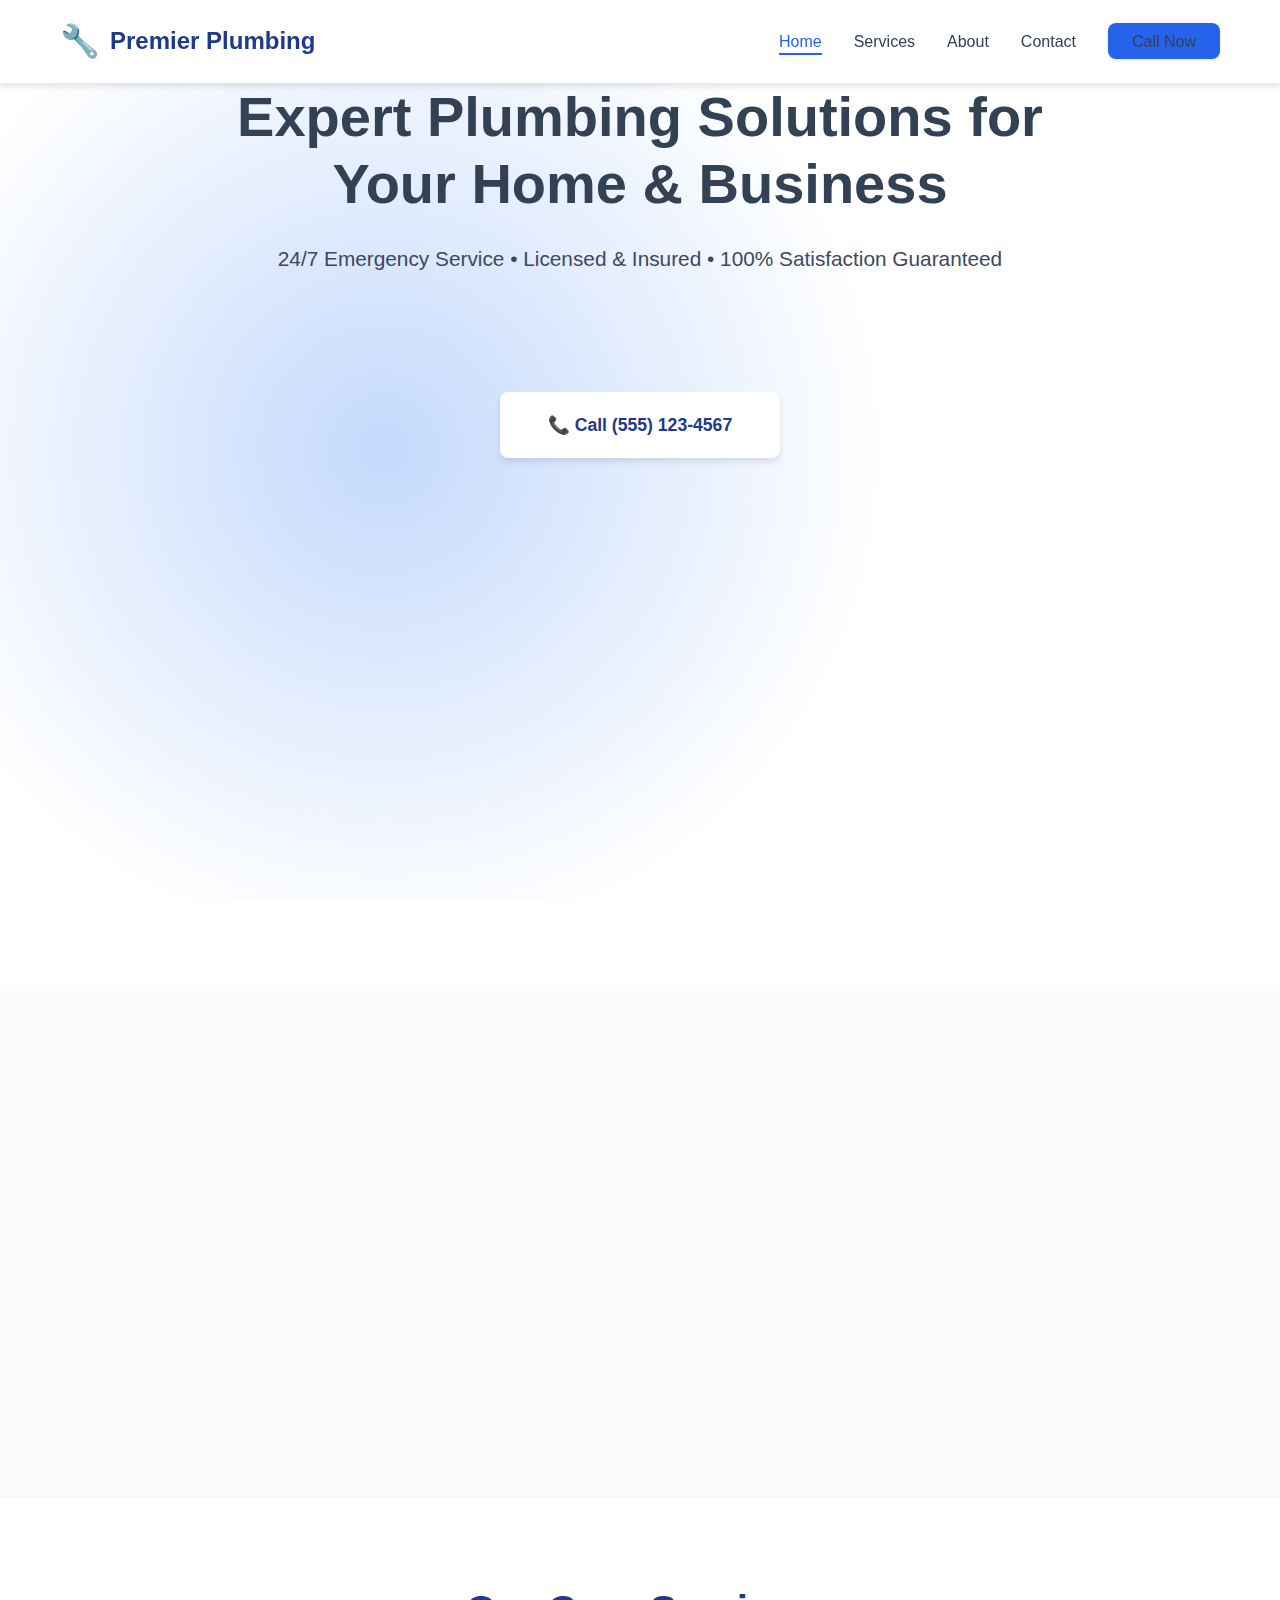
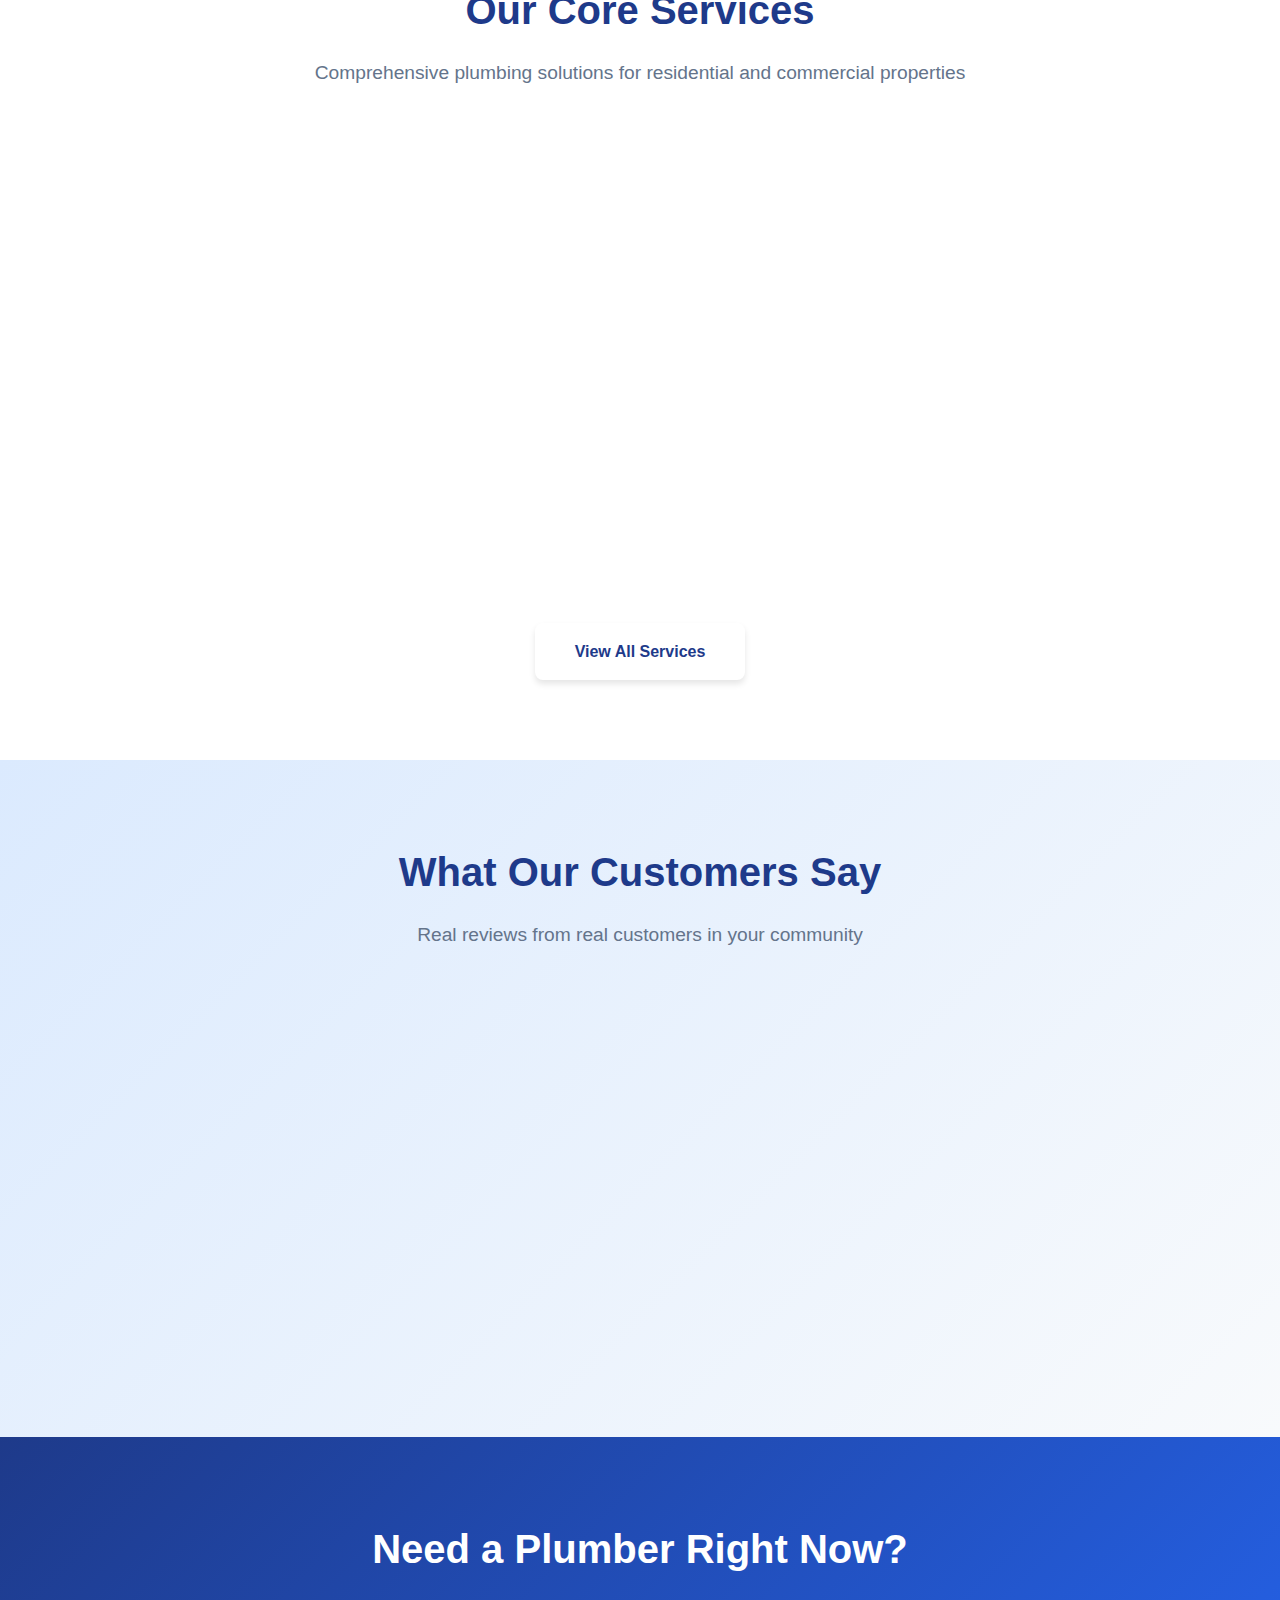
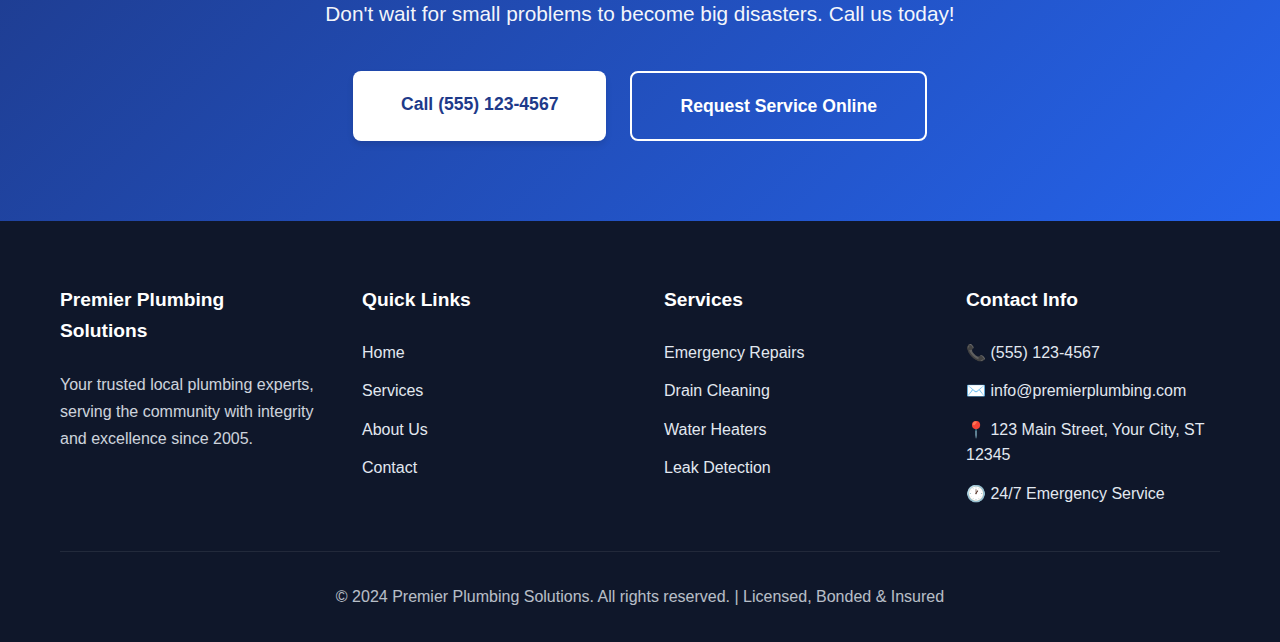
<file: index.html>
<!DOCTYPE html>
<html lang="en">
<head>
    <meta charset="UTF-8">
    <meta name="viewport" content="width=device-width, initial-scale=1.0">
    <title>Premier Plumbing Solutions - Expert Service You Can Trust</title>
    <link rel="stylesheet" href="style.css">
</head>
<body>
    <nav class="navbar">
        <div class="container">
            <div class="nav-wrapper">
                <a href="index.html" class="logo">
                    <span class="logo-icon">🔧</span>
                    <span class="logo-text">Premier Plumbing</span>
                </a>
                <ul class="nav-links">
                    <li><a href="index.html" class="active">Home</a></li>
                    <li><a href="services.html">Services</a></li>
                    <li><a href="about.html">About</a></li>
                    <li><a href="contact.html">Contact</a></li>
                    <li><a href="tel:+15551234567" class="btn-call">Call Now</a></li>
                </ul>
            </div>
        </div>
    </nav>

    <section class="hero-with-form">
        <div class="hero-overlay"></div>
        <div class="container">
            <div class="hero-form-wrapper">
                <div class="hero-content">
                    <h1 class="hero-title fade-in">Expert Plumbing Solutions for Your Home & Business</h1>
                    <p class="hero-subtitle fade-in-delay">24/7 Emergency Service • Licensed & Insured • 100% Satisfaction Guaranteed</p>
                    <div class="hero-features fade-in-delay-2">
                        <div class="hero-feature">
                            <span class="feature-check">✓</span>
                            <span>Same-Day Service Available</span>
                        </div>
                        <div class="hero-feature">
                            <span class="feature-check">✓</span>
                            <span>Upfront Pricing, No Hidden Fees</span>
                        </div>
                        <div class="hero-feature">
                            <span class="feature-check">✓</span>
                            <span>19+ Years of Excellence</span>
                        </div>
                    </div>
                    <div class="hero-cta-buttons">
                        <a href="tel:+15551234567" class="btn btn-primary btn-large">
                            📞 Call (555) 123-4567
                        </a>
                    </div>
                </div>

                <div class="hero-form-container fade-in-delay-2">
                    <div class="form-header">
                        <h2>Get Your Free Quote</h2>
                        <p>Fill out the form and we'll contact you within 2 hours</p>
                    </div>
                    <form class="quick-contact-form" id="heroForm">
                        <div class="form-group">
                            <input type="text" name="name" placeholder="Your Name *" required>
                        </div>
                        <div class="form-group">
                            <input type="tel" name="phone" placeholder="Phone Number *" required>
                        </div>
                        <div class="form-group">
                            <input type="email" name="email" placeholder="Email Address *" required>
                        </div>
                        <div class="form-group">
                            <select name="service" required>
                                <option value="">Select Service Needed *</option>
                                <option value="emergency">Emergency Repair</option>
                                <option value="drain">Drain Cleaning</option>
                                <option value="water-heater">Water Heater Service</option>
                                <option value="leak">Leak Detection</option>
                                <option value="fixture">Fixture Installation</option>
                                <option value="other">Other Service</option>
                            </select>
                        </div>
                        <div class="form-group">
                            <textarea name="message" rows="3" placeholder="Brief description of your plumbing needs..."></textarea>
                        </div>
                        <button type="submit" class="btn btn-primary btn-block">Get Free Quote</button>
                        <div id="heroFormMessage" class="form-message"></div>
                    </form>
                </div>
            </div>
        </div>
    </section>

    <section class="features">
        <div class="container">
            <div class="feature-grid">
                <div class="feature-card">
                    <div class="feature-icon">⚡</div>
                    <h3>Fast Response</h3>
                    <p>Same-day service available. We arrive within 60 minutes for emergencies.</p>
                </div>
                <div class="feature-card">
                    <div class="feature-icon">✓</div>
                    <h3>Licensed & Insured</h3>
                    <p>Fully certified professionals with comprehensive insurance coverage.</p>
                </div>
                <div class="feature-card">
                    <div class="feature-icon">💯</div>
                    <h3>Quality Guaranteed</h3>
                    <p>100% satisfaction guarantee on all work. We stand behind our service.</p>
                </div>
                <div class="feature-card">
                    <div class="feature-icon">💰</div>
                    <h3>Fair Pricing</h3>
                    <p>Upfront pricing with no hidden fees. You'll know the cost before we start.</p>
                </div>
            </div>
        </div>
    </section>

    <section class="services-preview">
        <div class="container">
            <div class="section-header">
                <h2>Our Core Services</h2>
                <p>Comprehensive plumbing solutions for residential and commercial properties</p>
            </div>
            <div class="services-grid">
                <div class="service-card">
                    <div class="service-image" style="background: linear-gradient(135deg, #1e3c72 0%, #2a5298 100%);"></div>
                    <div class="service-content">
                        <h3>Emergency Repairs</h3>
                        <p>24/7 emergency plumbing service for burst pipes, leaks, and urgent issues.</p>
                        <a href="services.html" class="service-link">Learn More →</a>
                    </div>
                </div>
                <div class="service-card">
                    <div class="service-image" style="background: linear-gradient(135deg, #0f2027 0%, #203a43 50%, #2c5364 100%);"></div>
                    <div class="service-content">
                        <h3>Drain Cleaning</h3>
                        <p>Professional drain and sewer cleaning using advanced hydro-jetting technology.</p>
                        <a href="services.html" class="service-link">Learn More →</a>
                    </div>
                </div>
                <div class="service-card">
                    <div class="service-image" style="background: linear-gradient(135deg, #134e5e 0%, #71b280 100%);"></div>
                    <div class="service-content">
                        <h3>Water Heater Service</h3>
                        <p>Installation, repair, and maintenance of traditional and tankless water heaters.</p>
                        <a href="services.html" class="service-link">Learn More →</a>
                    </div>
                </div>
            </div>
            <div class="text-center">
                <a href="services.html" class="btn btn-primary">View All Services</a>
            </div>
        </div>
    </section>

    <section class="testimonials">
        <div class="container">
            <div class="section-header">
                <h2>What Our Customers Say</h2>
                <p>Real reviews from real customers in your community</p>
            </div>
            <div class="testimonial-grid">
                <div class="testimonial-card">
                    <div class="stars">★★★★★</div>
                    <p class="testimonial-text">"Outstanding service! They fixed our emergency leak at 2 AM and were professional, fast, and reasonably priced. Highly recommend!"</p>
                    <p class="testimonial-author">- Sarah M.</p>
                </div>
                <div class="testimonial-card">
                    <div class="stars">★★★★★</div>
                    <p class="testimonial-text">"Best plumbing company we've used. They installed our new water heater quickly and explained everything clearly. True professionals."</p>
                    <p class="testimonial-author">- James R.</p>
                </div>
                <div class="testimonial-card">
                    <div class="stars">★★★★★</div>
                    <p class="testimonial-text">"Honest, reliable, and skilled. They could have sold us expensive repairs but instead offered a simple solution. We'll use them for life!"</p>
                    <p class="testimonial-author">- Maria G.</p>
                </div>
            </div>
        </div>
    </section>

    <section class="cta-section">
        <div class="container">
            <div class="cta-content">
                <h2>Need a Plumber Right Now?</h2>
                <p>Don't wait for small problems to become big disasters. Call us today!</p>
                <div class="cta-buttons">
                    <a href="tel:+15551234567" class="btn btn-primary btn-large">Call (555) 123-4567</a>
                    <a href="contact.html" class="btn btn-secondary btn-large">Request Service Online</a>
                </div>
            </div>
        </div>
    </section>

    <footer class="footer">
        <div class="container">
            <div class="footer-grid">
                <div class="footer-col">
                    <h4>Premier Plumbing Solutions</h4>
                    <p>Your trusted local plumbing experts, serving the community with integrity and excellence since 2005.</p>
                </div>
                <div class="footer-col">
                    <h4>Quick Links</h4>
                    <ul>
                        <li><a href="index.html">Home</a></li>
                        <li><a href="services.html">Services</a></li>
                        <li><a href="about.html">About Us</a></li>
                        <li><a href="contact.html">Contact</a></li>
                    </ul>
                </div>
                <div class="footer-col">
                    <h4>Services</h4>
                    <ul>
                        <li><a href="services.html">Emergency Repairs</a></li>
                        <li><a href="services.html">Drain Cleaning</a></li>
                        <li><a href="services.html">Water Heaters</a></li>
                        <li><a href="services.html">Leak Detection</a></li>
                    </ul>
                </div>
                <div class="footer-col">
                    <h4>Contact Info</h4>
                    <ul>
                        <li><a href="tel:+15551234567">📞 (555) 123-4567</a></li>
                        <li><a href="mailto:info@premierplumbing.com">✉️ info@premierplumbing.com</a></li>
                        <li>📍 123 Main Street, Your City, ST 12345</li>
                        <li>🕐 24/7 Emergency Service</li>
                    </ul>
                </div>
            </div>
            <div class="footer-bottom">
                <p>&copy; 2024 Premier Plumbing Solutions. All rights reserved. | Licensed, Bonded & Insured</p>
            </div>
        </div>
    </footer>
    <script>
  (function(e,a,d,i,c,t=a.createElement(d)){e[c]=e[c]||function(){(e[c].q=e[c].q||[]).push(arguments)},t.src=i,t.async=1,a.body.insertAdjacentElement("beforeend",t)})(window,document,"script","https://widget.quickchat.ai/chat.js","_quickchat");
  _quickchat("host", "app.quickchat.ai");
  _quickchat("init", "zy5cglejxz");
</script>
    <script src="script.js"></script>
</body>
</html>
</file>
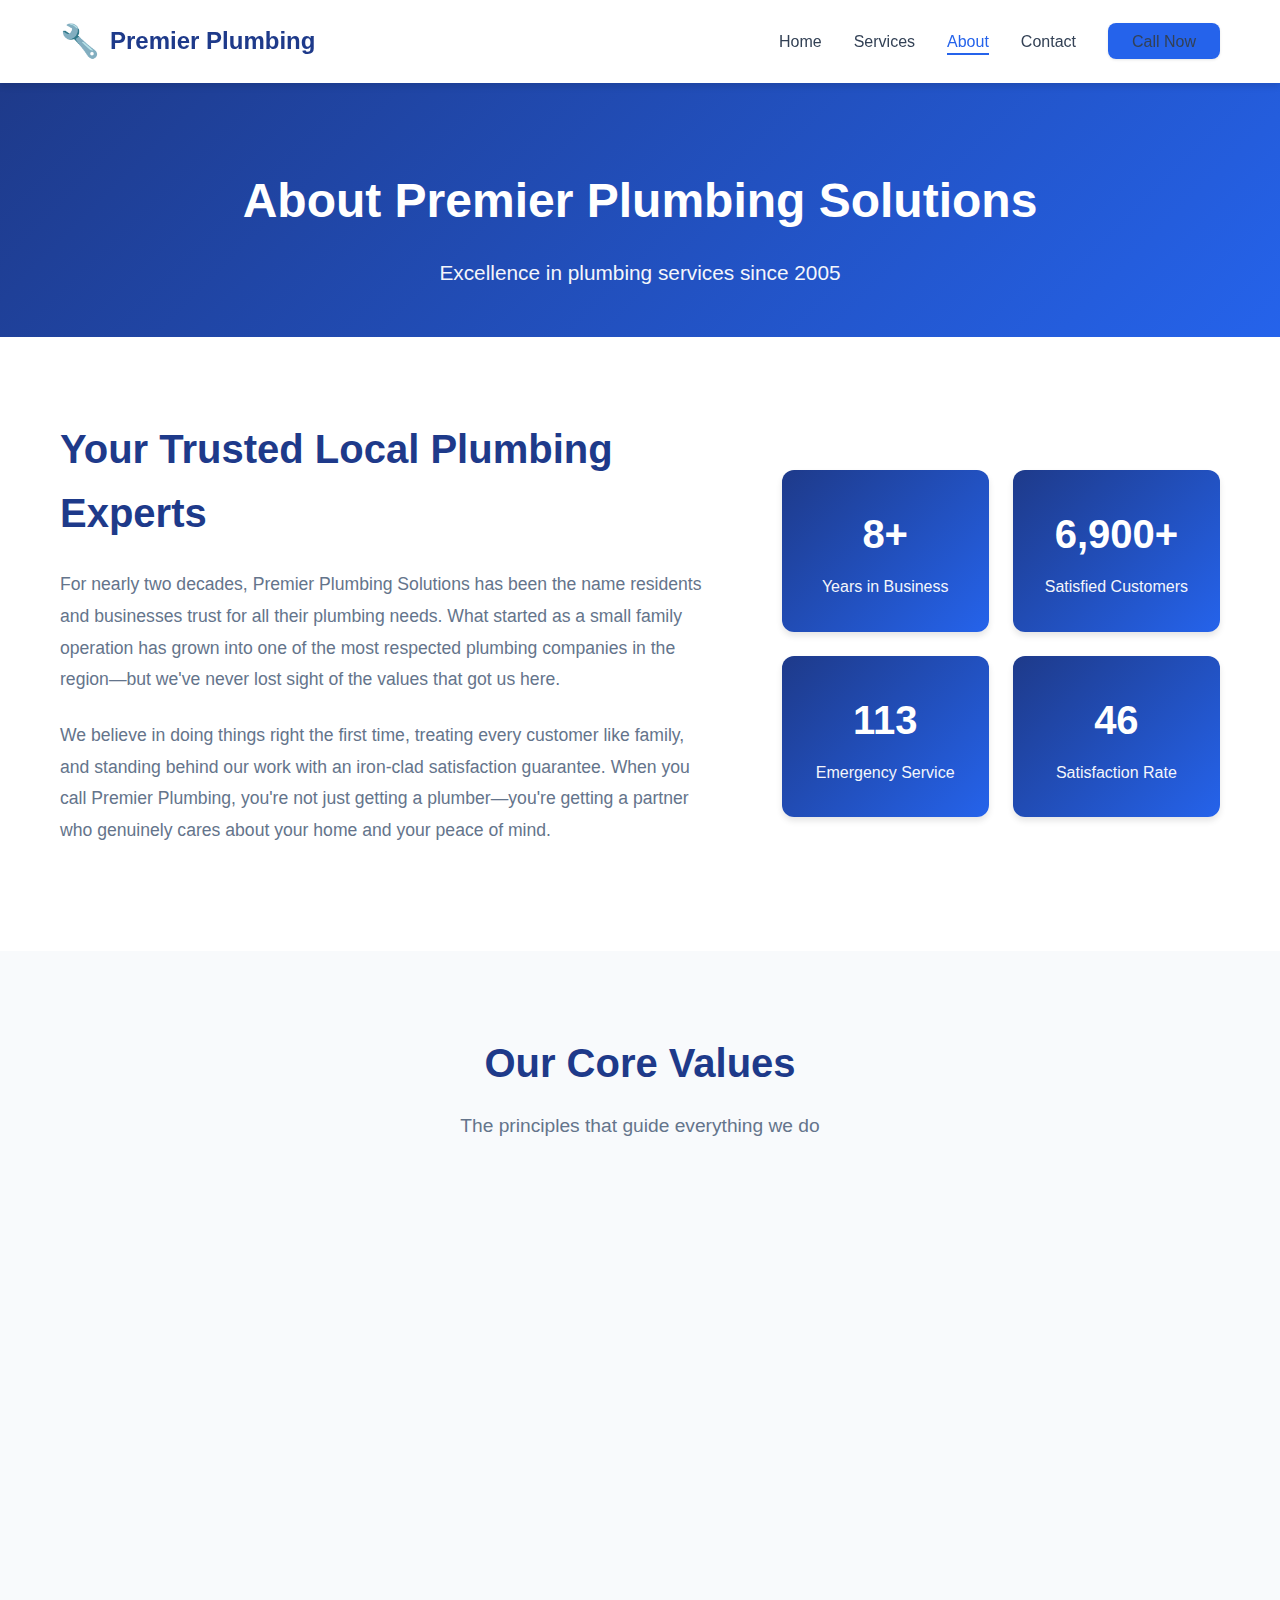
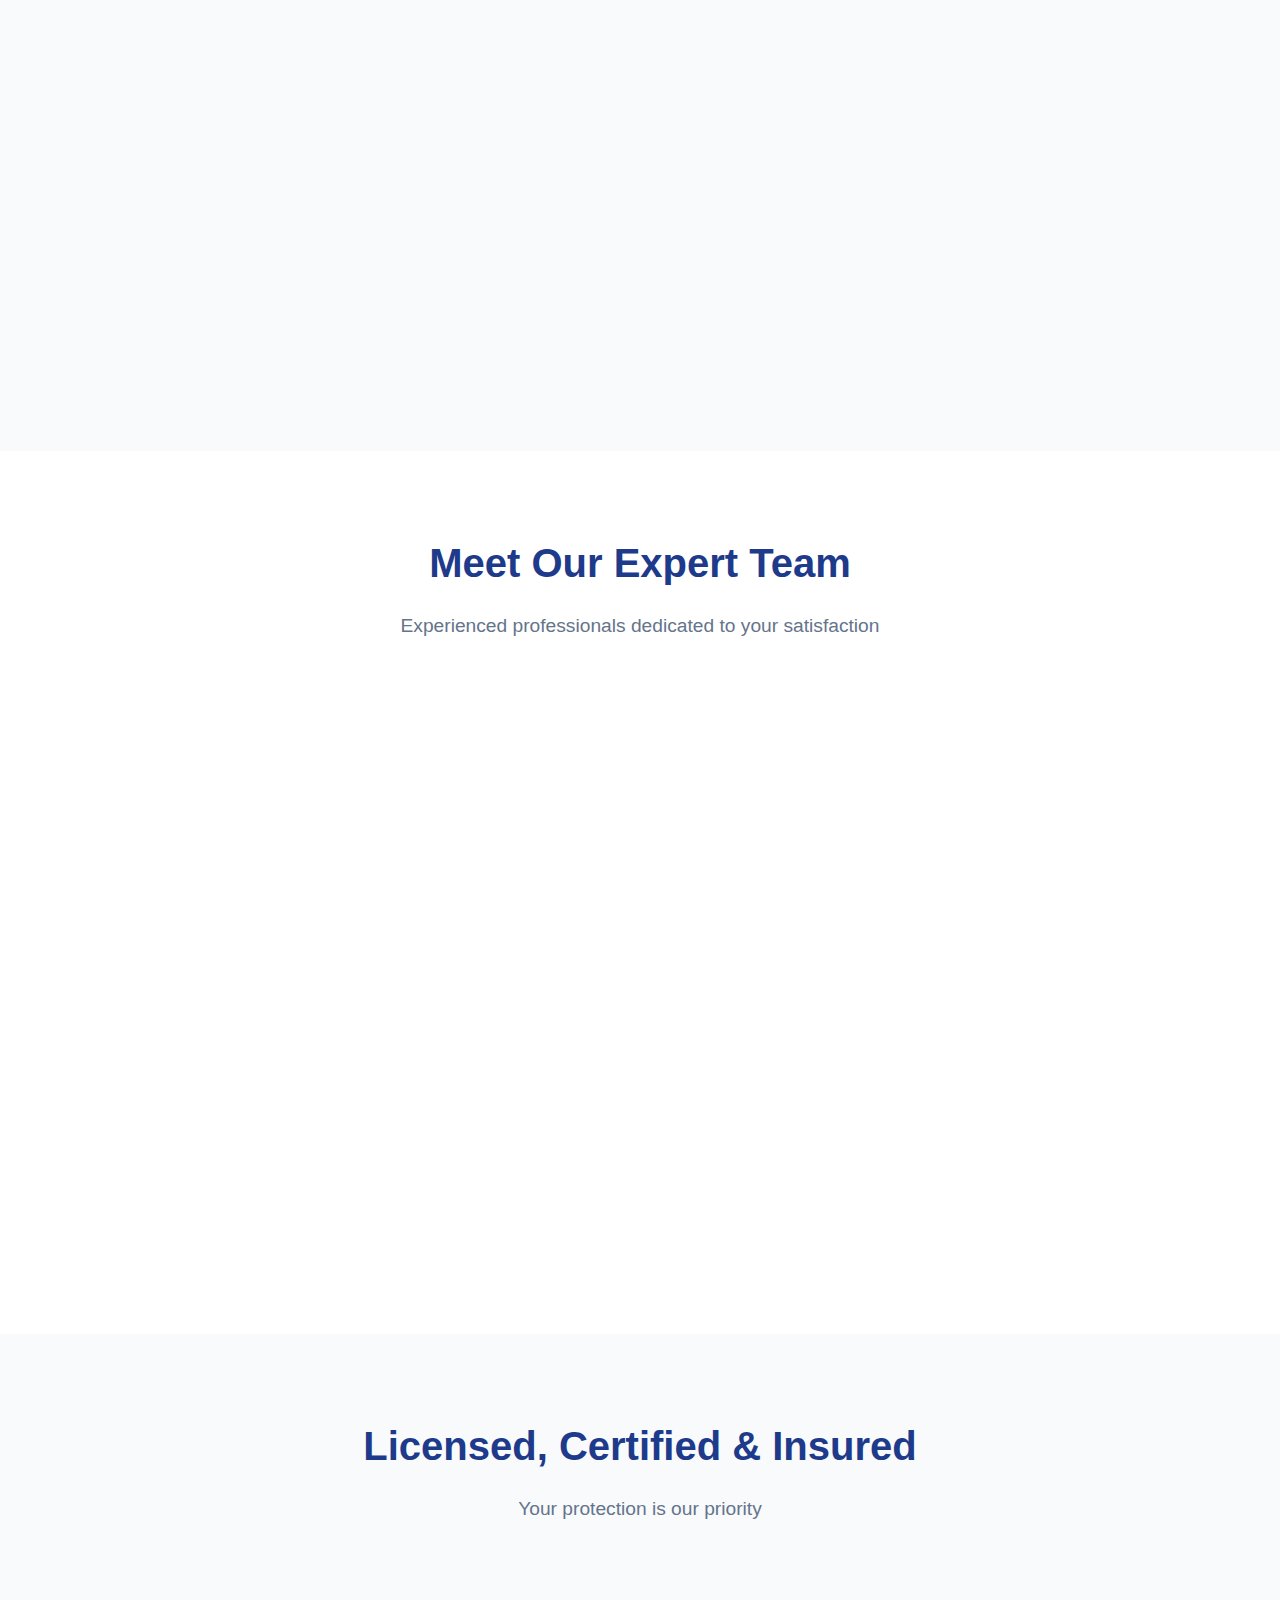
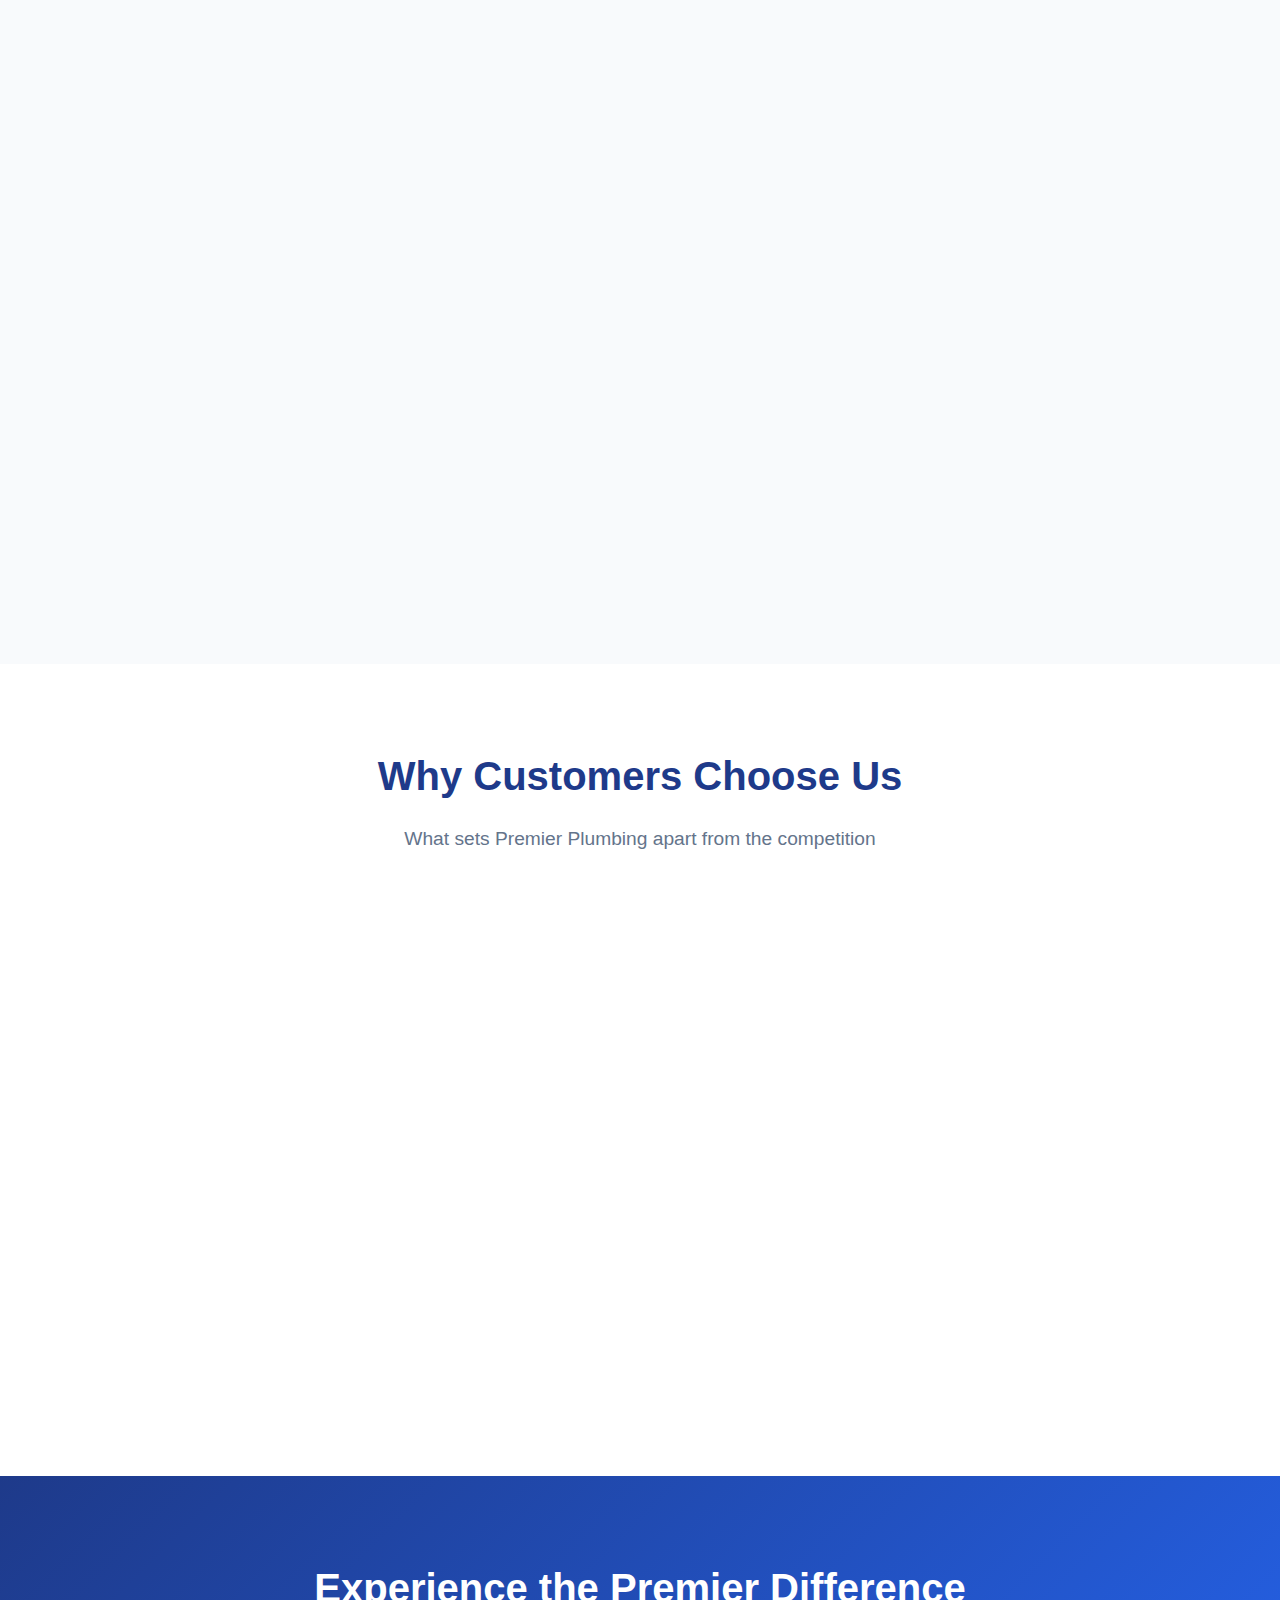
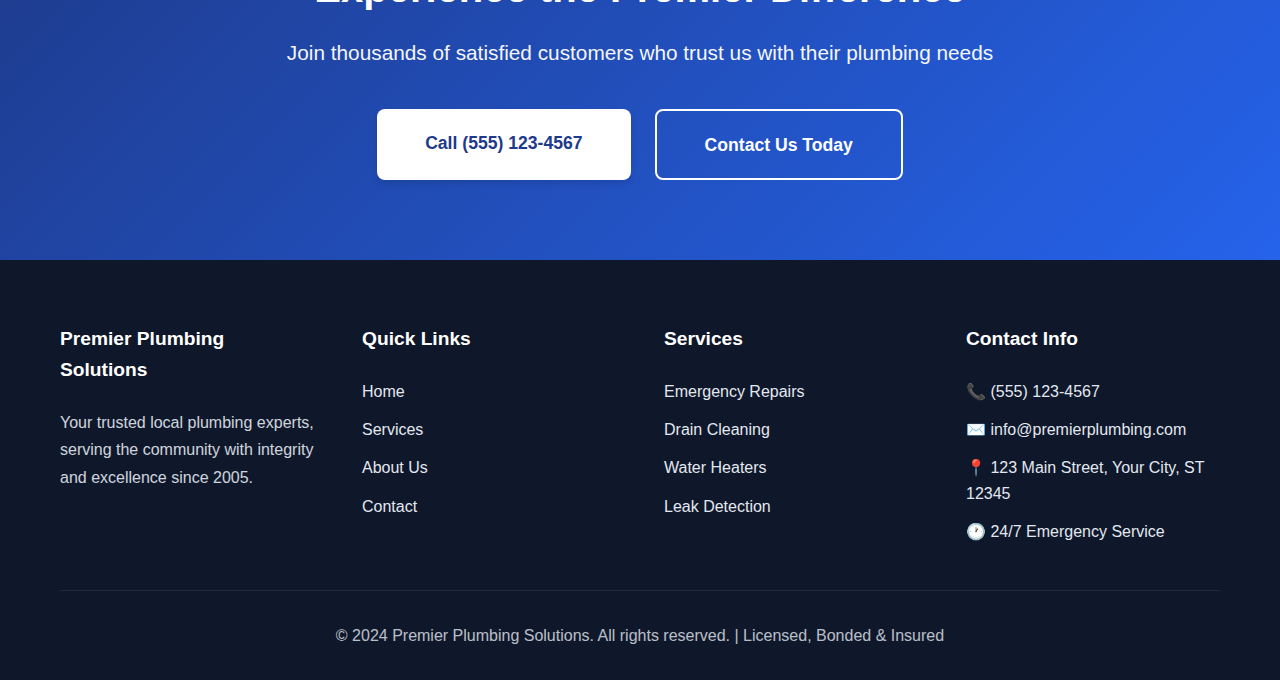
<file: about.html>
<!DOCTYPE html>
<html lang="en">
<head>
    <meta charset="UTF-8">
    <meta name="viewport" content="width=device-width, initial-scale=1.0">
    <title>About Us - Premier Plumbing Solutions</title>
    <link rel="stylesheet" href="style.css">
</head>
<body>
    <nav class="navbar">
        <div class="container">
            <div class="nav-wrapper">
                <a href="index.html" class="logo">
                    <span class="logo-icon">🔧</span>
                    <span class="logo-text">Premier Plumbing</span>
                </a>
                <ul class="nav-links">
                    <li><a href="index.html">Home</a></li>
                    <li><a href="services.html">Services</a></li>
                    <li><a href="about.html" class="active">About</a></li>
                    <li><a href="contact.html">Contact</a></li>
                    <li><a href="tel:+15551234567" class="btn-call">Call Now</a></li>
                </ul>
            </div>
        </div>
    </nav>

    <section class="page-header">
        <div class="container">
            <h1 class="fade-in">About Premier Plumbing Solutions</h1>
            <p class="fade-in-delay">Excellence in plumbing services since 2005</p>
        </div>
    </section>

    <section class="about-intro">
        <div class="container">
            <div class="about-content">
                <div class="about-text">
                    <h2>Your Trusted Local Plumbing Experts</h2>
                    <p>For nearly two decades, Premier Plumbing Solutions has been the name residents and businesses trust for all their plumbing needs. What started as a small family operation has grown into one of the most respected plumbing companies in the region—but we've never lost sight of the values that got us here.</p>
                    <p>We believe in doing things right the first time, treating every customer like family, and standing behind our work with an iron-clad satisfaction guarantee. When you call Premier Plumbing, you're not just getting a plumber—you're getting a partner who genuinely cares about your home and your peace of mind.</p>
                </div>
                <div class="about-stats">
                    <div class="stat-card">
                        <div class="stat-number">19+</div>
                        <div class="stat-label">Years in Business</div>
                    </div>
                    <div class="stat-card">
                        <div class="stat-number">15,000+</div>
                        <div class="stat-label">Satisfied Customers</div>
                    </div>
                    <div class="stat-card">
                        <div class="stat-number">24/7</div>
                        <div class="stat-label">Emergency Service</div>
                    </div>
                    <div class="stat-card">
                        <div class="stat-number">100%</div>
                        <div class="stat-label">Satisfaction Rate</div>
                    </div>
                </div>
            </div>
        </div>
    </section>

    <section class="values-section">
        <div class="container">
            <div class="section-header">
                <h2>Our Core Values</h2>
                <p>The principles that guide everything we do</p>
            </div>
            <div class="values-grid">
                <div class="value-card">
                    <div class="value-icon">🎯</div>
                    <h3>Integrity First</h3>
                    <p>We believe in honest assessments, fair pricing, and transparent communication. We'll never try to sell you something you don't need, and we'll always explain your options clearly.</p>
                </div>
                <div class="value-card">
                    <div class="value-icon">⭐</div>
                    <h3>Quality Workmanship</h3>
                    <p>Our technicians are highly trained, continuously educated, and take pride in every job. We use premium materials and proven techniques to ensure lasting results.</p>
                </div>
                <div class="value-card">
                    <div class="value-icon">🤝</div>
                    <h3>Customer Respect</h3>
                    <p>Your home is your sanctuary, and we treat it that way. We arrive on time, work cleanly, and always leave your space better than we found it.</p>
                </div>
                <div class="value-card">
                    <div class="value-icon">🛡️</div>
                    <h3>Guaranteed Satisfaction</h3>
                    <p>We stand behind every job with our 100% satisfaction guarantee. If you're not completely happy, we'll make it right—no questions asked.</p>
                </div>
            </div>
        </div>
    </section>

    <section class="team-section">
        <div class="container">
            <div class="section-header">
                <h2>Meet Our Expert Team</h2>
                <p>Experienced professionals dedicated to your satisfaction</p>
            </div>
            <div class="team-grid">
                <div class="team-member">
                    <div class="team-photo" style="background: linear-gradient(135deg, #667eea 0%, #764ba2 100%);"></div>
                    <h3>Michael Rodriguez</h3>
                    <p class="team-role">Owner & Master Plumber</p>
                    <p class="team-bio">With 25 years of experience, Michael founded Premier Plumbing with a vision of providing honest, high-quality plumbing service to the community.</p>
                </div>
                <div class="team-member">
                    <div class="team-photo" style="background: linear-gradient(135deg, #f093fb 0%, #f5576c 100%);"></div>
                    <h3>Sarah Chen</h3>
                    <p class="team-role">Operations Manager</p>
                    <p class="team-bio">Sarah ensures every customer interaction exceeds expectations, managing our team with efficiency and care for over 12 years.</p>
                </div>
                <div class="team-member">
                    <div class="team-photo" style="background: linear-gradient(135deg, #4facfe 0%, #00f2fe 100%);"></div>
                    <h3>David Thompson</h3>
                    <p class="team-role">Lead Service Technician</p>
                    <p class="team-bio">David brings 18 years of hands-on plumbing expertise and specializes in complex repairs and installations.</p>
                </div>
                <div class="team-member">
                    <div class="team-photo" style="background: linear-gradient(135deg, #43e97b 0%, #38f9d7 100%);"></div>
                    <h3>Jennifer Williams</h3>
                    <p class="team-role">Customer Care Specialist</p>
                    <p class="team-bio">Jennifer is your first point of contact, ensuring your needs are understood and your service is scheduled promptly.</p>
                </div>
            </div>
        </div>
    </section>

    <section class="certifications-section">
        <div class="container">
            <div class="section-header">
                <h2>Licensed, Certified & Insured</h2>
                <p>Your protection is our priority</p>
            </div>
            <div class="certifications-content">
                <div class="cert-list">
                    <div class="cert-item">
                        <div class="cert-check">✓</div>
                        <div class="cert-text">
                            <h4>Fully Licensed Master Plumbers</h4>
                            <p>All our technicians hold current state plumbing licenses and undergo rigorous training.</p>
                        </div>
                    </div>
                    <div class="cert-item">
                        <div class="cert-check">✓</div>
                        <div class="cert-text">
                            <h4>Comprehensive Insurance Coverage</h4>
                            <p>We carry full liability and workers' compensation insurance for your complete protection.</p>
                        </div>
                    </div>
                    <div class="cert-item">
                        <div class="cert-check">✓</div>
                        <div class="cert-text">
                            <h4>Industry Certifications</h4>
                            <p>Our team maintains certifications in advanced plumbing techniques and safety standards.</p>
                        </div>
                    </div>
                    <div class="cert-item">
                        <div class="cert-check">✓</div>
                        <div class="cert-text">
                            <h4>Background Checked Technicians</h4>
                            <p>Every member of our team undergoes thorough background screening for your peace of mind.</p>
                        </div>
                    </div>
                </div>
            </div>
        </div>
    </section>

    <section class="why-choose">
        <div class="container">
            <div class="section-header">
                <h2>Why Customers Choose Us</h2>
                <p>What sets Premier Plumbing apart from the competition</p>
            </div>
            <div class="why-grid">
                <div class="why-item">
                    <h3>Upfront Pricing</h3>
                    <p>We provide clear, written estimates before starting any work. No surprises, no hidden fees—just honest pricing you can trust.</p>
                </div>
                <div class="why-item">
                    <h3>Fast Response Times</h3>
                    <p>We know plumbing emergencies don't wait. That's why we guarantee arrival within 60 minutes for emergency calls, 24 hours a day.</p>
                </div>
                <div class="why-item">
                    <h3>Advanced Equipment</h3>
                    <p>We invest in the latest plumbing technology—from video inspection cameras to hydro-jetting equipment—to diagnose and fix problems efficiently.</p>
                </div>
                <div class="why-item">
                    <h3>Clean & Professional</h3>
                    <p>Our technicians wear shoe covers, use drop cloths, and clean up thoroughly after every job. We respect your home as if it were our own.</p>
                </div>
                <div class="why-item">
                    <h3>Warranty on Work</h3>
                    <p>All our repairs and installations come with comprehensive warranties. We stand behind our work long after we've left your property.</p>
                </div>
                <div class="why-item">
                    <h3>Community Focused</h3>
                    <p>We're not a national chain—we're your neighbors. We live in this community and take pride in serving the people who live here.</p>
                </div>
            </div>
        </div>
    </section>

    <section class="cta-section">
        <div class="container">
            <div class="cta-content">
                <h2>Experience the Premier Difference</h2>
                <p>Join thousands of satisfied customers who trust us with their plumbing needs</p>
                <div class="cta-buttons">
                    <a href="tel:+15551234567" class="btn btn-primary btn-large">Call (555) 123-4567</a>
                    <a href="contact.html" class="btn btn-secondary btn-large">Contact Us Today</a>
                </div>
            </div>
        </div>
    </section>

    <footer class="footer">
        <div class="container">
            <div class="footer-grid">
                <div class="footer-col">
                    <h4>Premier Plumbing Solutions</h4>
                    <p>Your trusted local plumbing experts, serving the community with integrity and excellence since 2005.</p>
                </div>
                <div class="footer-col">
                    <h4>Quick Links</h4>
                    <ul>
                        <li><a href="index.html">Home</a></li>
                        <li><a href="services.html">Services</a></li>
                        <li><a href="about.html">About Us</a></li>
                        <li><a href="contact.html">Contact</a></li>
                    </ul>
                </div>
                <div class="footer-col">
                    <h4>Services</h4>
                    <ul>
                        <li><a href="services.html">Emergency Repairs</a></li>
                        <li><a href="services.html">Drain Cleaning</a></li>
                        <li><a href="services.html">Water Heaters</a></li>
                        <li><a href="services.html">Leak Detection</a></li>
                    </ul>
                </div>
                <div class="footer-col">
                    <h4>Contact Info</h4>
                    <ul>
                        <li><a href="tel:+15551234567">📞 (555) 123-4567</a></li>
                        <li><a href="mailto:info@premierplumbing.com">✉️ info@premierplumbing.com</a></li>
                        <li>📍 123 Main Street, Your City, ST 12345</li>
                        <li>🕐 24/7 Emergency Service</li>
                    </ul>
                </div>
            </div>
            <div class="footer-bottom">
                <p>&copy; 2024 Premier Plumbing Solutions. All rights reserved. | Licensed, Bonded & Insured</p>
            </div>
        </div>
    </footer>

    <script src="script.js"></script>
</body>
</html>
</file>
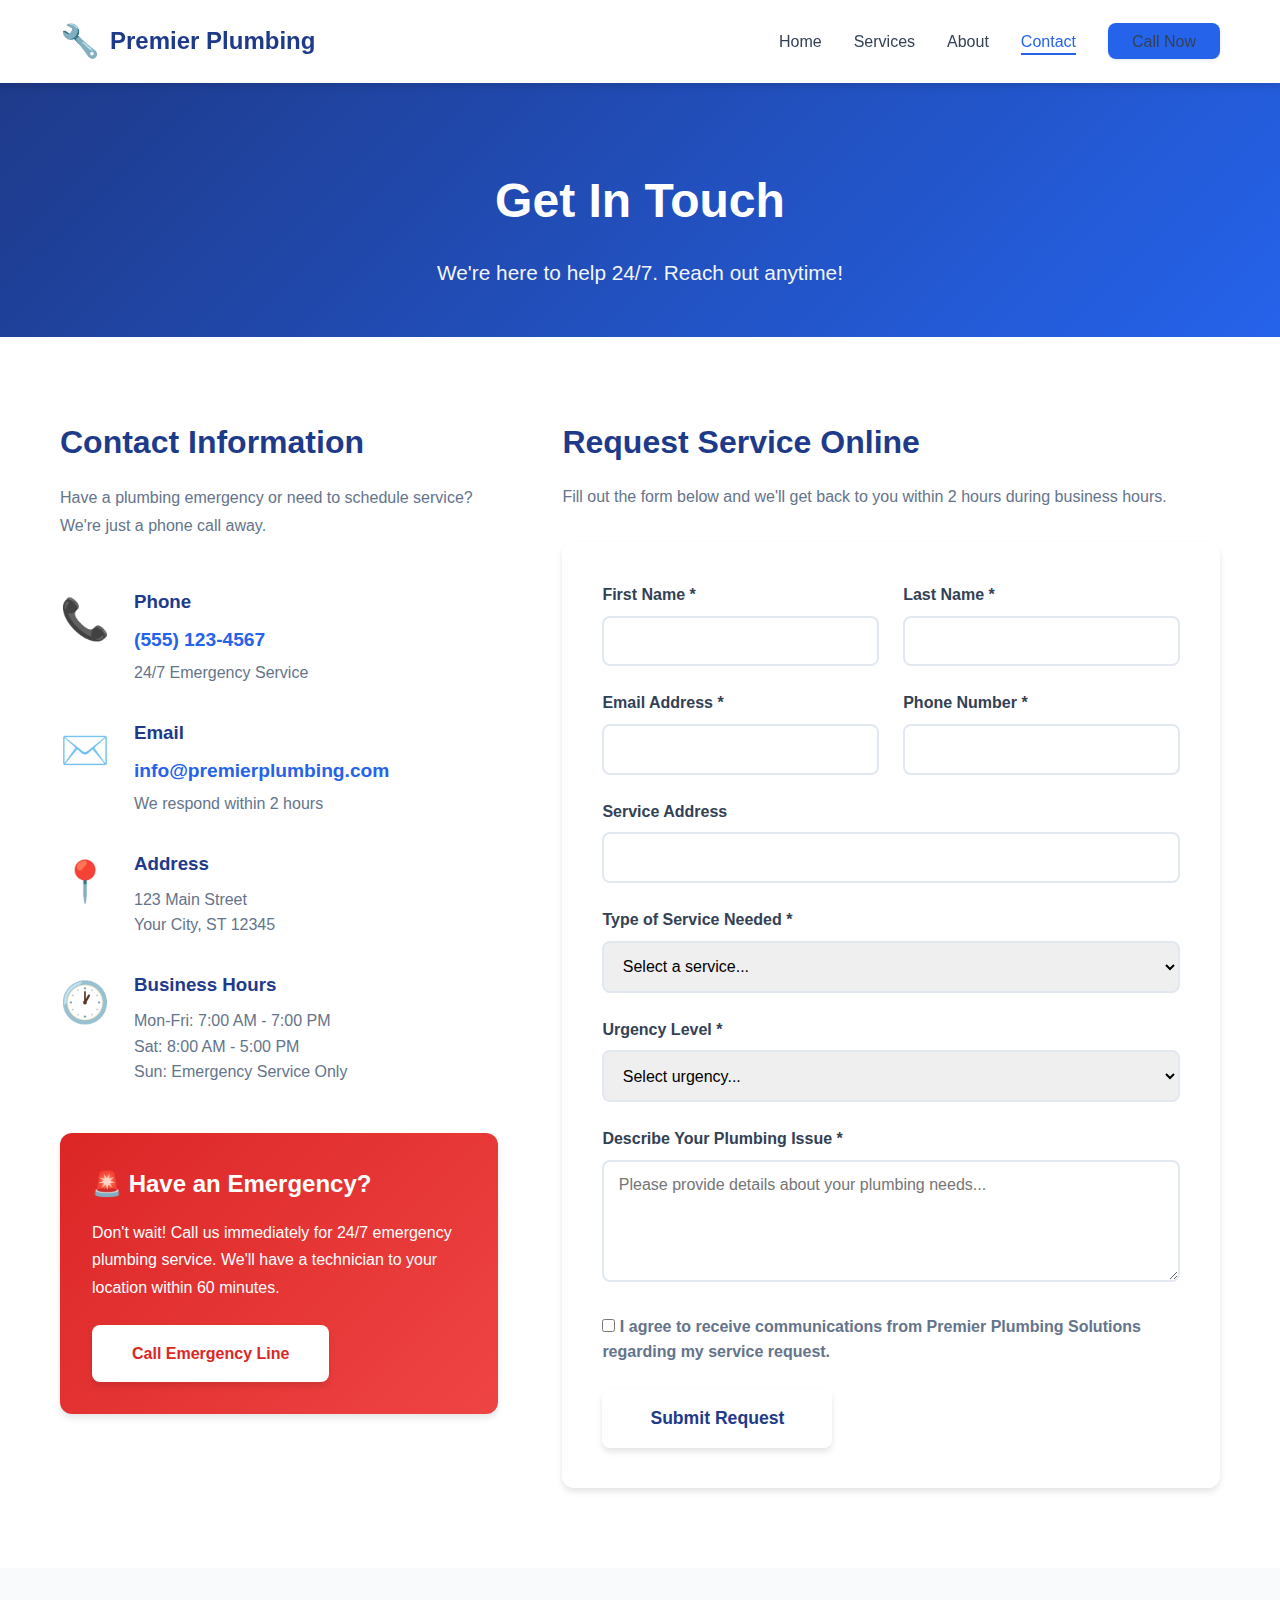
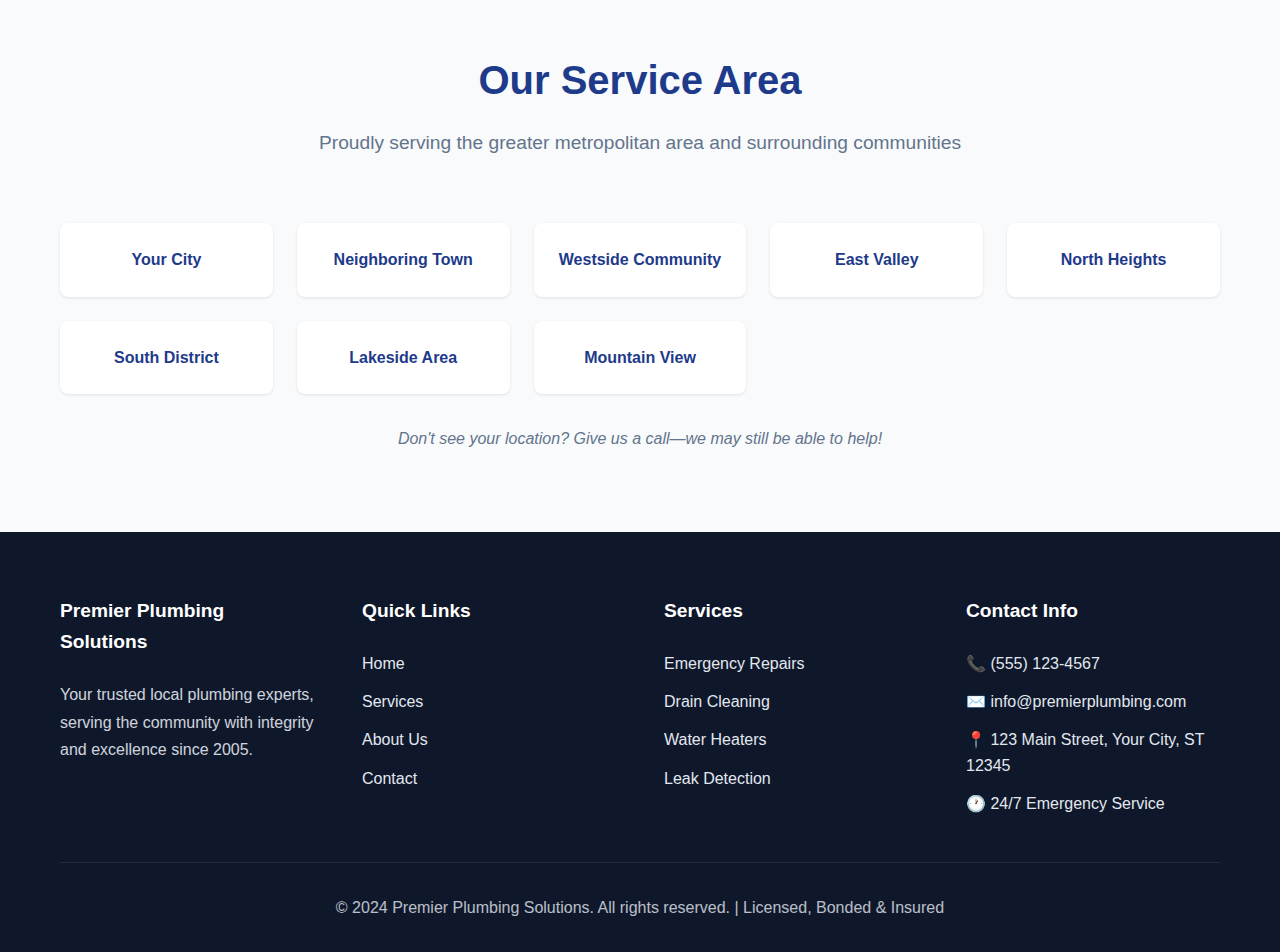
<file: contact.html>
<!DOCTYPE html>
<html lang="en">
<head>
    <meta charset="UTF-8">
    <meta name="viewport" content="width=device-width, initial-scale=1.0">
    <title>Contact Us - Premier Plumbing Solutions</title>
    <link rel="stylesheet" href="style.css">
</head>
<body>
    <nav class="navbar">
        <div class="container">
            <div class="nav-wrapper">
                <a href="index.html" class="logo">
                    <span class="logo-icon">🔧</span>
                    <span class="logo-text">Premier Plumbing</span>
                </a>
                <ul class="nav-links">
                    <li><a href="index.html">Home</a></li>
                    <li><a href="services.html">Services</a></li>
                    <li><a href="about.html">About</a></li>
                    <li><a href="contact.html" class="active">Contact</a></li>
                    <li><a href="tel:+15551234567" class="btn-call">Call Now</a></li>
                </ul>
            </div>
        </div>
    </nav>

    <section class="page-header">
        <div class="container">
            <h1 class="fade-in">Get In Touch</h1>
            <p class="fade-in-delay">We're here to help 24/7. Reach out anytime!</p>
        </div>
    </section>

    <section class="contact-section">
        <div class="container">
            <div class="contact-wrapper">
                <div class="contact-info">
                    <h2>Contact Information</h2>
                    <p>Have a plumbing emergency or need to schedule service? We're just a phone call away.</p>
                    
                    <div class="contact-methods">
                        <div class="contact-method">
                            <div class="method-icon">📞</div>
                            <div class="method-details">
                                <h3>Phone</h3>
                                <a href="tel:+15551234567">(555) 123-4567</a>
                                <p>24/7 Emergency Service</p>
                            </div>
                        </div>
                        
                        <div class="contact-method">
                            <div class="method-icon">✉️</div>
                            <div class="method-details">
                                <h3>Email</h3>
                                <a href="mailto:info@premierplumbing.com">info@premierplumbing.com</a>
                                <p>We respond within 2 hours</p>
                            </div>
                        </div>
                        
                        <div class="contact-method">
                            <div class="method-icon">📍</div>
                            <div class="method-details">
                                <h3>Address</h3>
                                <p>123 Main Street<br>Your City, ST 12345</p>
                            </div>
                        </div>
                        
                        <div class="contact-method">
                            <div class="method-icon">🕐</div>
                            <div class="method-details">
                                <h3>Business Hours</h3>
                                <p>Mon-Fri: 7:00 AM - 7:00 PM<br>
                                Sat: 8:00 AM - 5:00 PM<br>
                                Sun: Emergency Service Only</p>
                            </div>
                        </div>
                    </div>

                    <div class="emergency-notice">
                        <h3>🚨 Have an Emergency?</h3>
                        <p>Don't wait! Call us immediately for 24/7 emergency plumbing service. We'll have a technician to your location within 60 minutes.</p>
                        <a href="tel:+15551234567" class="btn btn-primary">Call Emergency Line</a>
                    </div>
                </div>

                <div class="contact-form-container">
                    <h2>Request Service Online</h2>
                    <p>Fill out the form below and we'll get back to you within 2 hours during business hours.</p>
                    
                    <form class="contact-form" id="contactForm">
                        <div class="form-row">
                            <div class="form-group">
                                <label for="firstName">First Name *</label>
                                <input type="text" id="firstName" name="firstName" required>
                            </div>
                            <div class="form-group">
                                <label for="lastName">Last Name *</label>
                                <input type="text" id="lastName" name="lastName" required>
                            </div>
                        </div>

                        <div class="form-row">
                            <div class="form-group">
                                <label for="email">Email Address *</label>
                                <input type="email" id="email" name="email" required>
                            </div>
                            <div class="form-group">
                                <label for="phone">Phone Number *</label>
                                <input type="tel" id="phone" name="phone" required>
                            </div>
                        </div>

                        <div class="form-group">
                            <label for="address">Service Address</label>
                            <input type="text" id="address" name="address">
                        </div>

                        <div class="form-group">
                            <label for="serviceType">Type of Service Needed *</label>
                            <select id="serviceType" name="serviceType" required>
                                <option value="">Select a service...</option>
                                <option value="emergency">Emergency Repair</option>
                                <option value="drain">Drain Cleaning</option>
                                <option value="water-heater">Water Heater Service</option>
                                <option value="leak">Leak Detection</option>
                                <option value="fixture">Fixture Installation/Repair</option>
                                <option value="pipe">Pipe Repair/Repiping</option>
                                <option value="other">Other Service</option>
                            </select>
                        </div>

                        <div class="form-group">
                            <label for="urgency">Urgency Level *</label>
                            <select id="urgency" name="urgency" required>
                                <option value="">Select urgency...</option>
                                <option value="emergency">Emergency - Need help ASAP</option>
                                <option value="urgent">Urgent - Within 24 hours</option>
                                <option value="soon">Soon - Within a week</option>
                                <option value="flexible">Flexible - Anytime</option>
                            </select>
                        </div>

                        <div class="form-group">
                            <label for="message">Describe Your Plumbing Issue *</label>
                            <textarea id="message" name="message" rows="5" required placeholder="Please provide details about your plumbing needs..."></textarea>
                        </div>

                        <div class="form-group">
                            <label class="checkbox-label">
                                <input type="checkbox" name="consent" required>
                                <span>I agree to receive communications from Premier Plumbing Solutions regarding my service request.</span>
                            </label>
                        </div>

                        <button type="submit" class="btn btn-primary btn-large">Submit Request</button>
                        
                        <div id="formMessage" class="form-message"></div>
                    </form>
                </div>
            </div>
        </div>
    </section>

    <section class="service-area-section">
        <div class="container">
            <div class="section-header">
                <h2>Our Service Area</h2>
                <p>Proudly serving the greater metropolitan area and surrounding communities</p>
            </div>
            <div class="service-area-grid">
                <div class="area-item">Your City</div>
                <div class="area-item">Neighboring Town</div>
                <div class="area-item">Westside Community</div>
                <div class="area-item">East Valley</div>
                <div class="area-item">North Heights</div>
                <div class="area-item">South District</div>
                <div class="area-item">Lakeside Area</div>
                <div class="area-item">Mountain View</div>
            </div>
            <p class="area-note">Don't see your location? Give us a call—we may still be able to help!</p>
        </div>
    </section>

    <footer class="footer">
        <div class="container">
            <div class="footer-grid">
                <div class="footer-col">
                    <h4>Premier Plumbing Solutions</h4>
                    <p>Your trusted local plumbing experts, serving the community with integrity and excellence since 2005.</p>
                </div>
                <div class="footer-col">
                    <h4>Quick Links</h4>
                    <ul>
                        <li><a href="index.html">Home</a></li>
                        <li><a href="services.html">Services</a></li>
                        <li><a href="about.html">About Us</a></li>
                        <li><a href="contact.html">Contact</a></li>
                    </ul>
                </div>
                <div class="footer-col">
                    <h4>Services</h4>
                    <ul>
                        <li><a href="services.html">Emergency Repairs</a></li>
                        <li><a href="services.html">Drain Cleaning</a></li>
                        <li><a href="services.html">Water Heaters</a></li>
                        <li><a href="services.html">Leak Detection</a></li>
                    </ul>
                </div>
                <div class="footer-col">
                    <h4>Contact Info</h4>
                    <ul>
                        <li><a href="tel:+15551234567">📞 (555) 123-4567</a></li>
                        <li><a href="mailto:info@premierplumbing.com">✉️ info@premierplumbing.com</a></li>
                        <li>📍 123 Main Street, Your City, ST 12345</li>
                        <li>🕐 24/7 Emergency Service</li>
                    </ul>
                </div>
            </div>
            <div class="footer-bottom">
                <p>&copy; 2024 Premier Plumbing Solutions. All rights reserved. | Licensed, Bonded & Insured</p>
            </div>
        </div>
    </footer>

    <script src="script.js"></script>
</body>
</html>
</file>
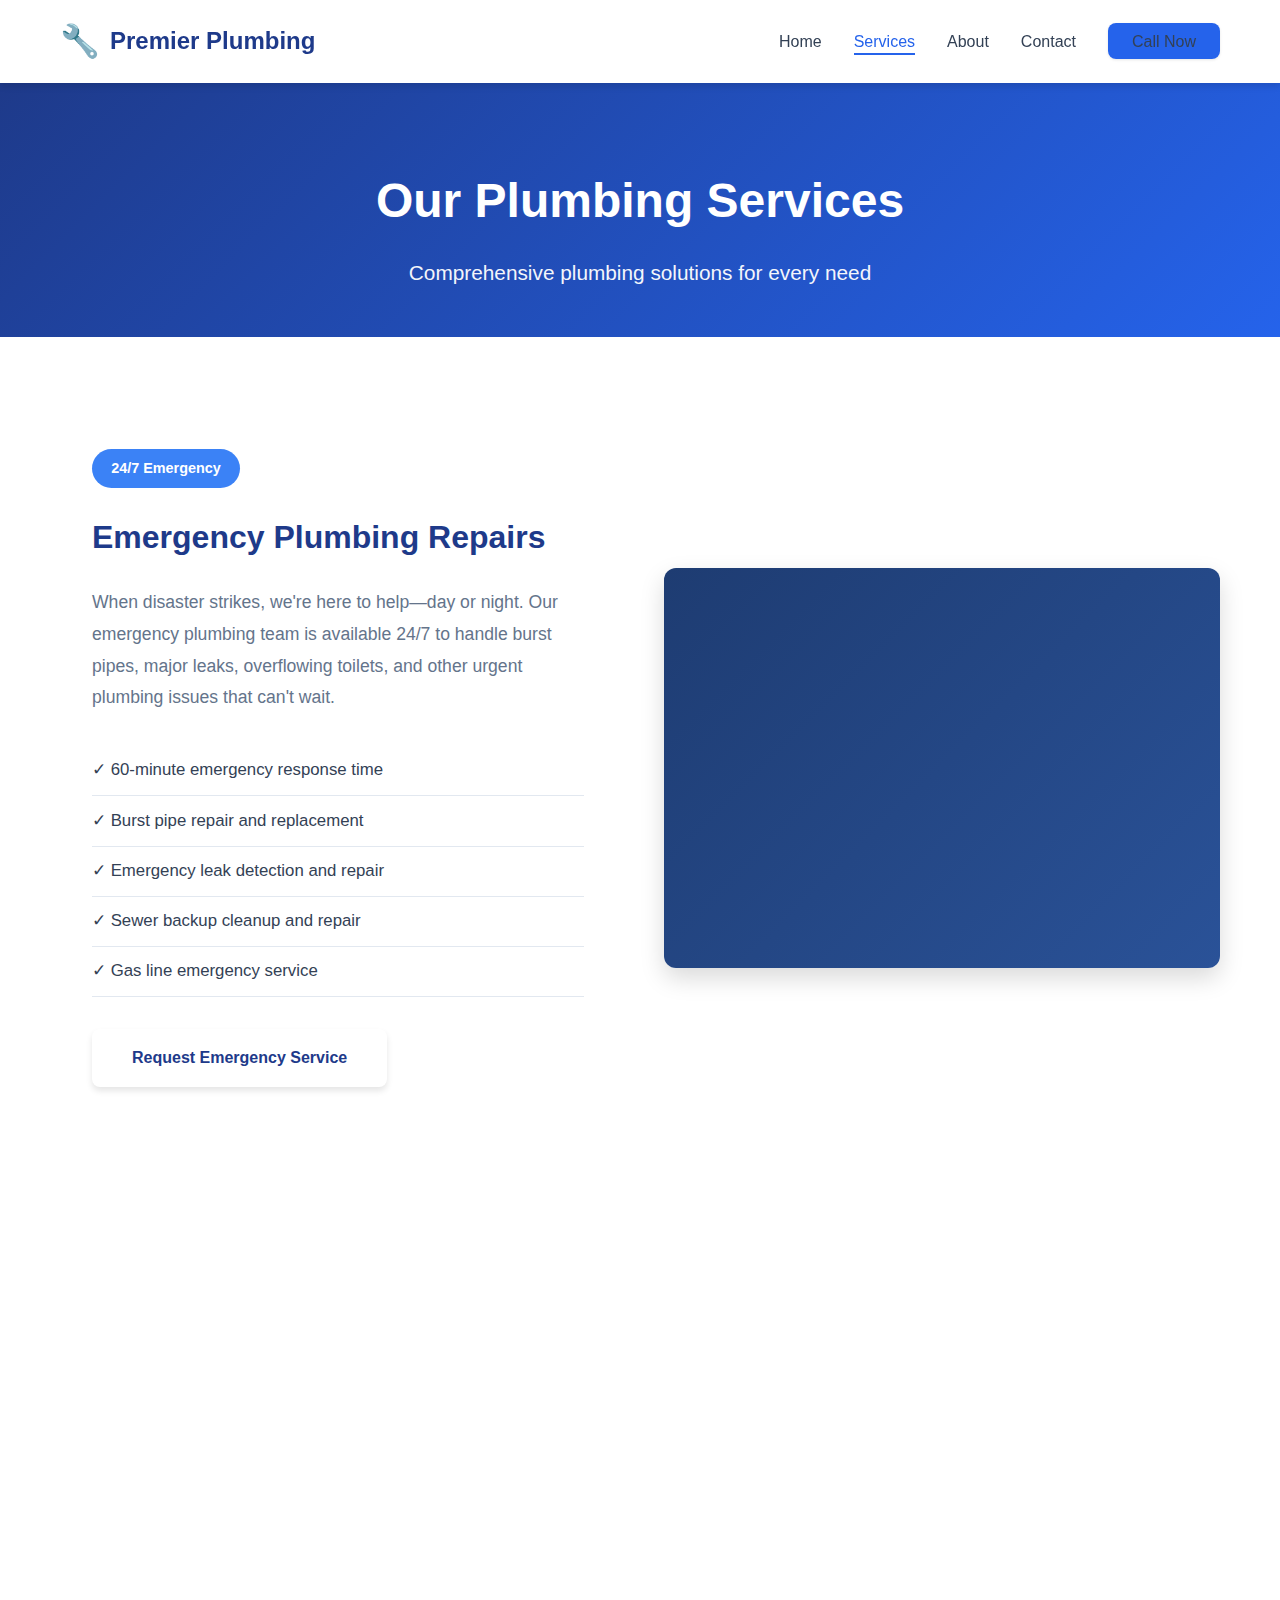
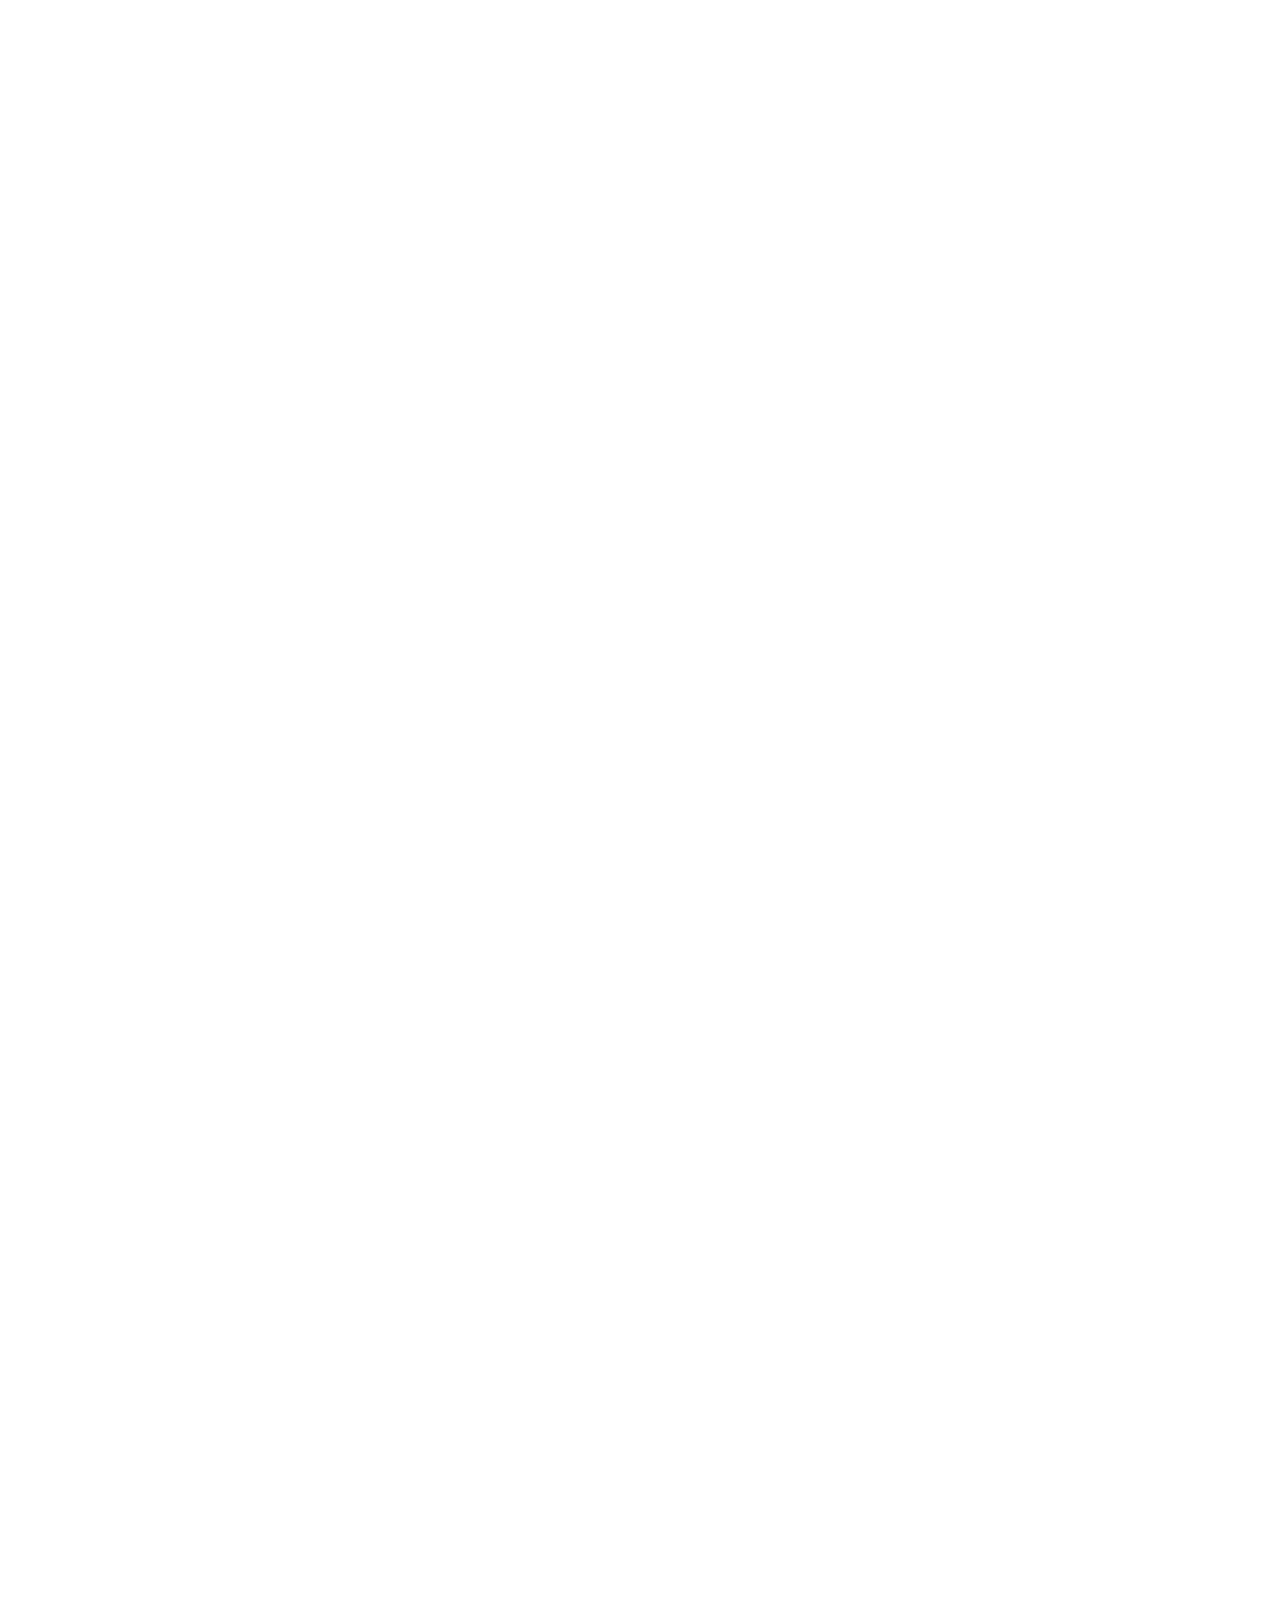
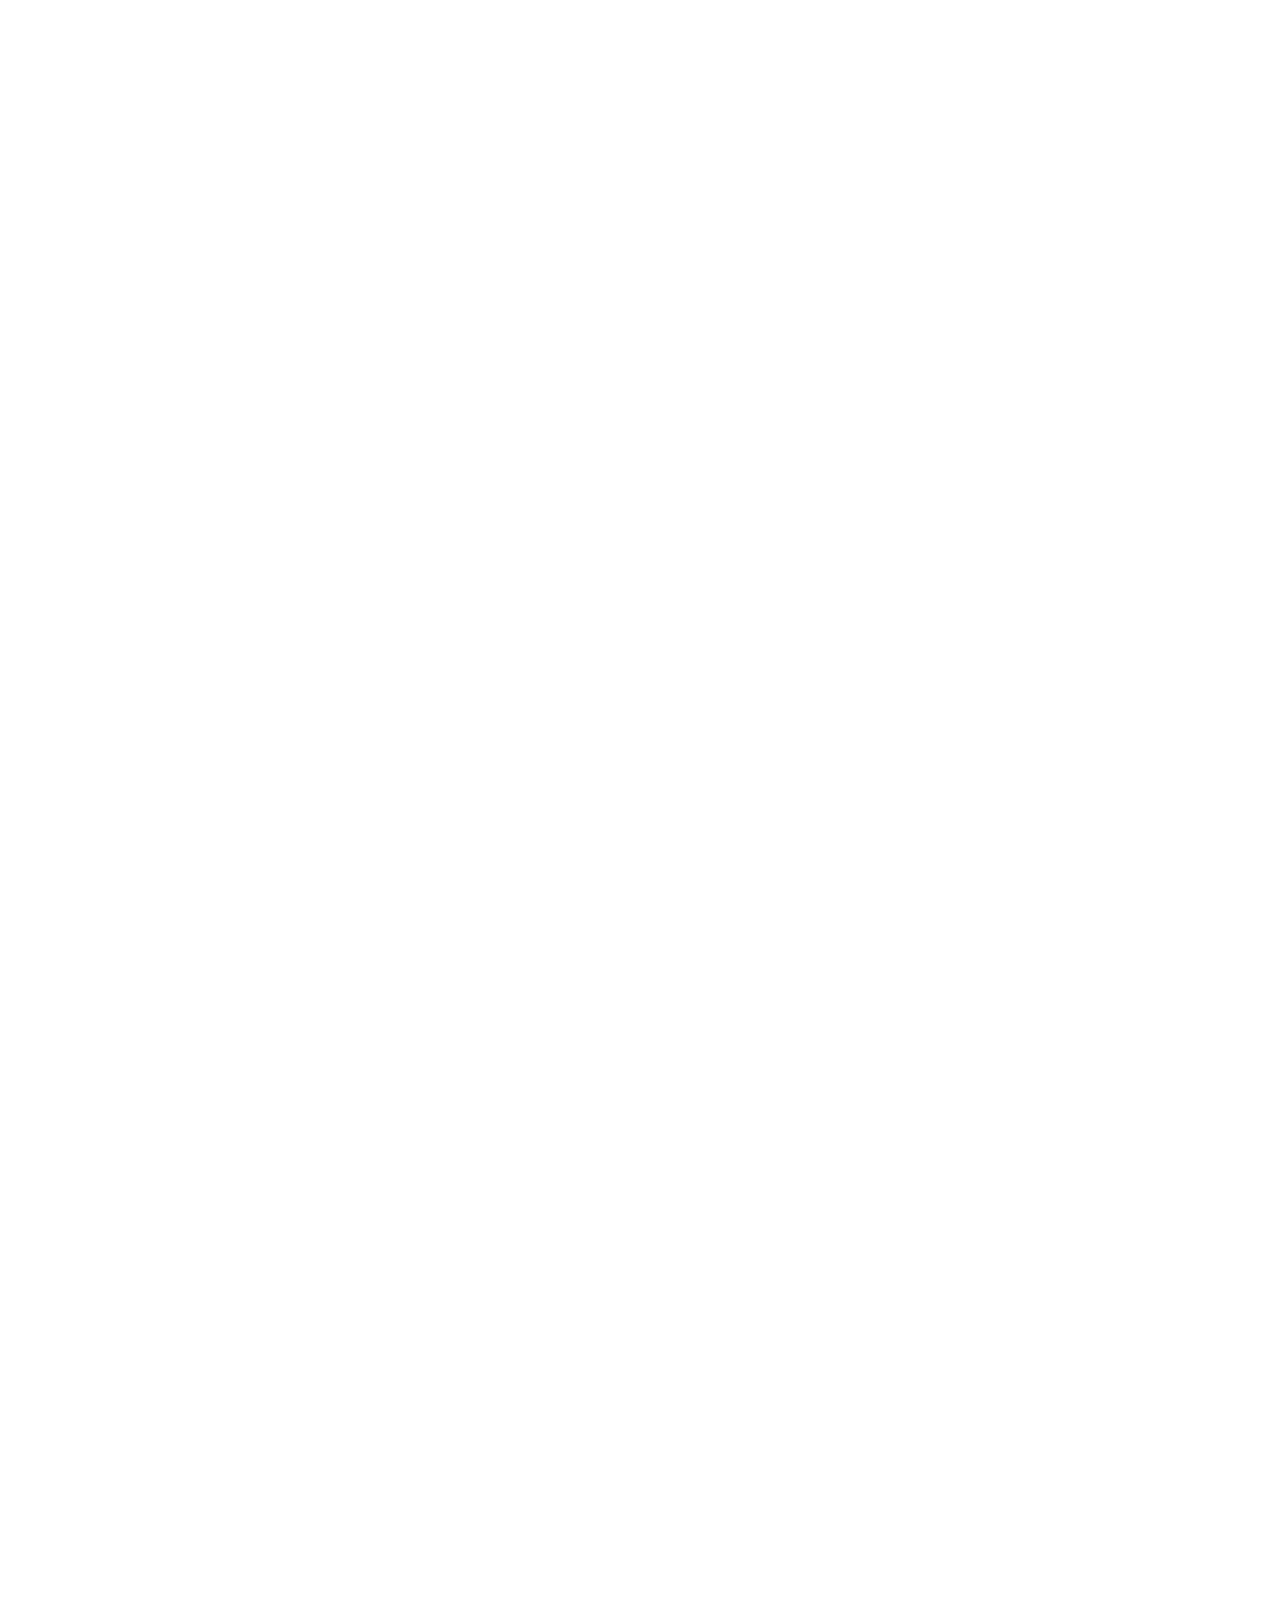
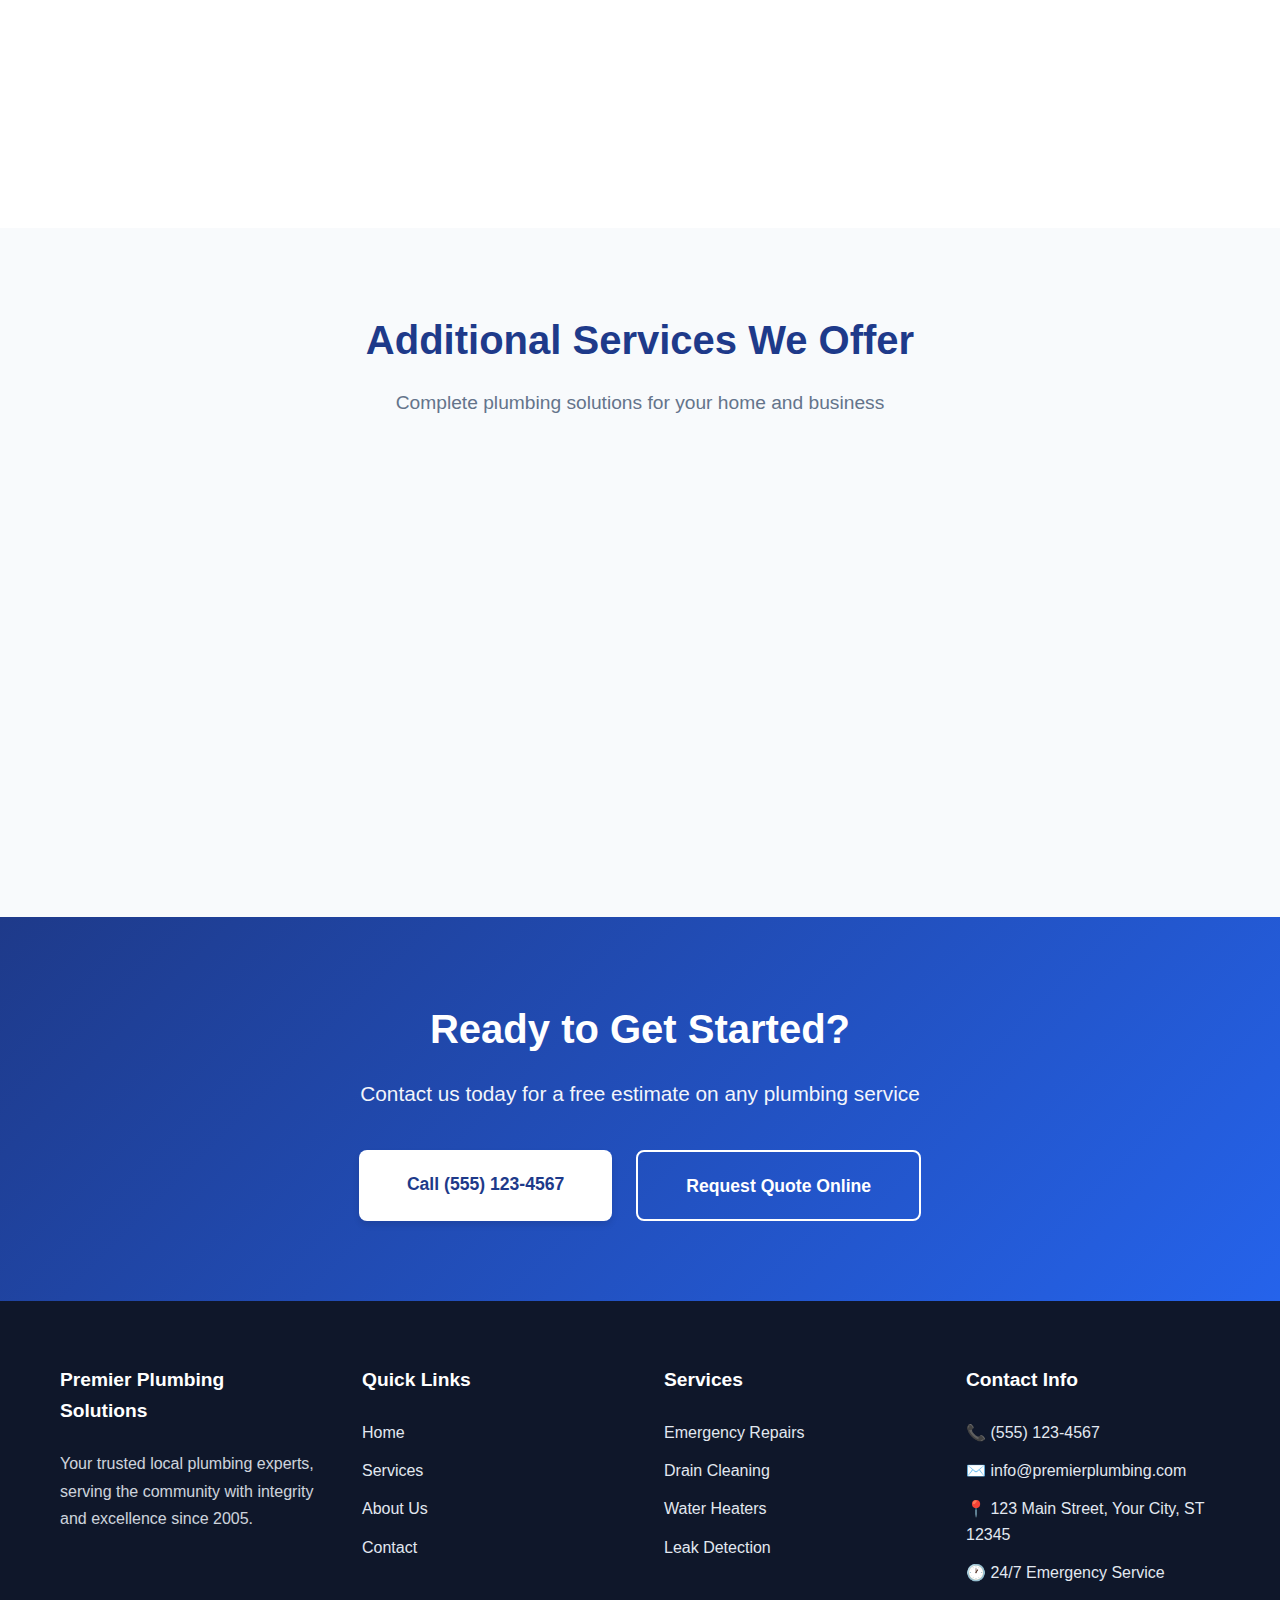
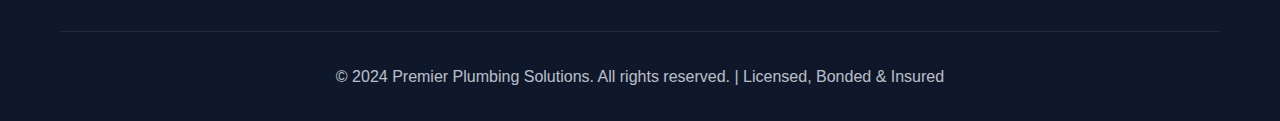
<file: services.html>
<!DOCTYPE html>
<html lang="en">
<head>
    <meta charset="UTF-8">
    <meta name="viewport" content="width=device-width, initial-scale=1.0">
    <title>Our Services - Premier Plumbing Solutions</title>
    <link rel="stylesheet" href="style.css">
</head>
<body>
    <nav class="navbar">
        <div class="container">
            <div class="nav-wrapper">
                <a href="index.html" class="logo">
                    <span class="logo-icon">🔧</span>
                    <span class="logo-text">Premier Plumbing</span>
                </a>
                <ul class="nav-links">
                    <li><a href="index.html">Home</a></li>
                    <li><a href="services.html" class="active">Services</a></li>
                    <li><a href="about.html">About</a></li>
                    <li><a href="contact.html">Contact</a></li>
                    <li><a href="tel:+15551234567" class="btn-call">Call Now</a></li>
                </ul>
            </div>
        </div>
    </nav>

    <section class="page-header">
        <div class="container">
            <h1 class="fade-in">Our Plumbing Services</h1>
            <p class="fade-in-delay">Comprehensive plumbing solutions for every need</p>
        </div>
    </section>

    <section class="services-detailed">
        <div class="container">
            <div class="service-detail-card">
                <div class="service-detail-content">
                    <div class="service-badge">24/7 Emergency</div>
                    <h2>Emergency Plumbing Repairs</h2>
                    <p class="service-description">When disaster strikes, we're here to help—day or night. Our emergency plumbing team is available 24/7 to handle burst pipes, major leaks, overflowing toilets, and other urgent plumbing issues that can't wait.</p>
                    <ul class="service-features">
                        <li>✓ 60-minute emergency response time</li>
                        <li>✓ Burst pipe repair and replacement</li>
                        <li>✓ Emergency leak detection and repair</li>
                        <li>✓ Sewer backup cleanup and repair</li>
                        <li>✓ Gas line emergency service</li>
                    </ul>
                    <a href="contact.html" class="btn btn-primary">Request Emergency Service</a>
                </div>
                <div class="service-detail-image" style="background: linear-gradient(135deg, #1e3c72 0%, #2a5298 100%);"></div>
            </div>

            <div class="service-detail-card reverse">
                <div class="service-detail-content">
                    <div class="service-badge">Popular Service</div>
                    <h2>Drain & Sewer Cleaning</h2>
                    <p class="service-description">Clogged drains and slow-flowing pipes are more than just inconvenient—they can lead to serious damage. We use advanced hydro-jetting and snake technology to clear even the toughest blockages.</p>
                    <ul class="service-features">
                        <li>✓ High-pressure hydro-jetting</li>
                        <li>✓ Video camera drain inspection</li>
                        <li>✓ Main sewer line cleaning</li>
                        <li>✓ Kitchen and bathroom drain clearing</li>
                        <li>✓ Root removal from pipes</li>
                    </ul>
                    <a href="contact.html" class="btn btn-primary">Schedule Cleaning</a>
                </div>
                <div class="service-detail-image" style="background: linear-gradient(135deg, #0f2027 0%, #203a43 50%, #2c5364 100%);"></div>
            </div>

            <div class="service-detail-card">
                <div class="service-detail-content">
                    <div class="service-badge">Expert Installation</div>
                    <h2>Water Heater Services</h2>
                    <p class="service-description">From traditional tank water heaters to modern tankless systems, we handle all your water heating needs. Our experts will help you choose the right system for your home and provide professional installation.</p>
                    <ul class="service-features">
                        <li>✓ Tankless water heater installation</li>
                        <li>✓ Traditional tank water heater service</li>
                        <li>✓ Water heater repair and maintenance</li>
                        <li>✓ Energy-efficient upgrades</li>
                        <li>✓ Same-day replacement available</li>
                    </ul>
                    <a href="contact.html" class="btn btn-primary">Get Quote</a>
                </div>
                <div class="service-detail-image" style="background: linear-gradient(135deg, #134e5e 0%, #71b280 100%);"></div>
            </div>

            <div class="service-detail-card reverse">
                <div class="service-detail-content">
                    <div class="service-badge">Advanced Technology</div>
                    <h2>Leak Detection & Repair</h2>
                    <p class="service-description">Hidden leaks can cause thousands in damage before you even notice them. Our advanced leak detection technology finds leaks behind walls, under slabs, and in underground pipes—fast and accurately.</p>
                    <ul class="service-features">
                        <li>✓ Electronic leak detection equipment</li>
                        <li>✓ Thermal imaging inspection</li>
                        <li>✓ Slab leak detection and repair</li>
                        <li>✓ Water line leak location</li>
                        <li>✓ Non-invasive detection methods</li>
                    </ul>
                    <a href="contact.html" class="btn btn-primary">Schedule Inspection</a>
                </div>
                <div class="service-detail-image" style="background: linear-gradient(135deg, #2C3E50 0%, #4CA1AF 100%);"></div>
            </div>

            <div class="service-detail-card">
                <div class="service-detail-content">
                    <div class="service-badge">Full Service</div>
                    <h2>Fixture Installation & Repair</h2>
                    <p class="service-description">Upgrade your bathrooms and kitchens with new fixtures, or repair existing ones. We install and service all types of plumbing fixtures with precision and care.</p>
                    <ul class="service-features">
                        <li>✓ Faucet installation and repair</li>
                        <li>✓ Toilet replacement and repair</li>
                        <li>✓ Sink and garbage disposal installation</li>
                        <li>✓ Shower and bathtub service</li>
                        <li>✓ Fixture upgrades and modernization</li>
                    </ul>
                    <a href="contact.html" class="btn btn-primary">Request Service</a>
                </div>
                <div class="service-detail-image" style="background: linear-gradient(135deg, #667eea 0%, #764ba2 100%);"></div>
            </div>

            <div class="service-detail-card reverse">
                <div class="service-detail-content">
                    <div class="service-badge">Commercial & Residential</div>
                    <h2>Pipe Repair & Repiping</h2>
                    <p class="service-description">Old, corroded, or damaged pipes can compromise your entire plumbing system. We provide expert pipe repair and full repiping services to restore your plumbing to peak condition.</p>
                    <ul class="service-features">
                        <li>✓ Copper and PEX repiping</li>
                        <li>✓ Pipe corrosion repair</li>
                        <li>✓ Trenchless pipe replacement</li>
                        <li>✓ Water line replacement</li>
                        <li>✓ Sewer line repair and replacement</li>
                    </ul>
                    <a href="contact.html" class="btn btn-primary">Get Free Estimate</a>
                </div>
                <div class="service-detail-image" style="background: linear-gradient(135deg, #f093fb 0%, #f5576c 100%);"></div>
            </div>
        </div>
    </section>

    <section class="service-areas">
        <div class="container">
            <div class="section-header">
                <h2>Additional Services We Offer</h2>
                <p>Complete plumbing solutions for your home and business</p>
            </div>
            <div class="additional-services-grid">
                <div class="additional-service">
                    <h3>Backflow Prevention</h3>
                    <p>Installation, testing, and certification of backflow prevention devices</p>
                </div>
                <div class="additional-service">
                    <h3>Gas Line Services</h3>
                    <p>Safe gas line installation, repair, and inspection services</p>
                </div>
                <div class="additional-service">
                    <h3>Sump Pump Service</h3>
                    <p>Sump pump installation, repair, and maintenance</p>
                </div>
                <div class="additional-service">
                    <h3>Water Filtration</h3>
                    <p>Whole-house water filtration and softener systems</p>
                </div>
                <div class="additional-service">
                    <h3>Commercial Plumbing</h3>
                    <p>Comprehensive plumbing services for businesses</p>
                </div>
                <div class="additional-service">
                    <h3>Preventive Maintenance</h3>
                    <p>Regular maintenance plans to prevent costly repairs</p>
                </div>
            </div>
        </div>
    </section>

    <section class="cta-section">
        <div class="container">
            <div class="cta-content">
                <h2>Ready to Get Started?</h2>
                <p>Contact us today for a free estimate on any plumbing service</p>
                <div class="cta-buttons">
                    <a href="tel:+15551234567" class="btn btn-primary btn-large">Call (555) 123-4567</a>
                    <a href="contact.html" class="btn btn-secondary btn-large">Request Quote Online</a>
                </div>
            </div>
        </div>
    </section>

    <footer class="footer">
        <div class="container">
            <div class="footer-grid">
                <div class="footer-col">
                    <h4>Premier Plumbing Solutions</h4>
                    <p>Your trusted local plumbing experts, serving the community with integrity and excellence since 2005.</p>
                </div>
                <div class="footer-col">
                    <h4>Quick Links</h4>
                    <ul>
                        <li><a href="index.html">Home</a></li>
                        <li><a href="services.html">Services</a></li>
                        <li><a href="about.html">About Us</a></li>
                        <li><a href="contact.html">Contact</a></li>
                    </ul>
                </div>
                <div class="footer-col">
                    <h4>Services</h4>
                    <ul>
                        <li><a href="services.html">Emergency Repairs</a></li>
                        <li><a href="services.html">Drain Cleaning</a></li>
                        <li><a href="services.html">Water Heaters</a></li>
                        <li><a href="services.html">Leak Detection</a></li>
                    </ul>
                </div>
                <div class="footer-col">
                    <h4>Contact Info</h4>
                    <ul>
                        <li><a href="tel:+15551234567">📞 (555) 123-4567</a></li>
                        <li><a href="mailto:info@premierplumbing.com">✉️ info@premierplumbing.com</a></li>
                        <li>📍 123 Main Street, Your City, ST 12345</li>
                        <li>🕐 24/7 Emergency Service</li>
                    </ul>
                </div>
            </div>
            <div class="footer-bottom">
                <p>&copy; 2024 Premier Plumbing Solutions. All rights reserved. | Licensed, Bonded & Insured</p>
            </div>
        </div>
    </footer>

    <script src="script.js"></script>
</body>
</html>
</file>
<file: style.css>
/* Global Styles & Reset */
* {
    margin: 0;
    padding: 0;
    box-sizing: border-box;
}

:root {
    --primary-blue: #1e3a8a;
    --secondary-blue: #2563eb;
    --accent-blue: #3b82f6;
    --dark-navy: #0f172a;
    --light-blue: #dbeafe;
    --white: #ffffff;
    --off-white: #f8fafc;
    --gray-light: #e2e8f0;
    --gray-medium: #64748b;
    --gray-dark: #334155;
    --success-green: #10b981;
    --warning-orange: #f59e0b;
    --shadow-sm: 0 1px 3px rgba(0, 0, 0, 0.1);
    --shadow-md: 0 4px 6px rgba(0, 0, 0, 0.1);
    --shadow-lg: 0 10px 25px rgba(0, 0, 0, 0.15);
    --shadow-xl: 0 20px 50px rgba(0, 0, 0, 0.2);
}

body {
    font-family: -apple-system, BlinkMacSystemFont, 'Segoe UI', Roboto, Oxygen, Ubuntu, Cantarell, sans-serif;
    line-height: 1.6;
    color: var(--gray-dark);
    background: var(--white);
    overflow-x: hidden;
}

.container {
    max-width: 1200px;
    margin: 0 auto;
    padding: 0 20px;
}

/* Animations */
@keyframes fadeIn {
    from {
        opacity: 0;
        transform: translateY(30px);
    }
    to {
        opacity: 1;
        transform: translateY(0);
    }
}

@keyframes slideInLeft {
    from {
        opacity: 0;
        transform: translateX(-50px);
    }
    to {
        opacity: 1;
        transform: translateX(0);
    }
}

@keyframes slideInRight {
    from {
        opacity: 0;
        transform: translateX(50px);
    }
    to {
        opacity: 1;
        transform: translateX(0);
    }
}

@keyframes scaleIn {
    from {
        opacity: 0;
        transform: scale(0.9);
    }
    to {
        opacity: 1;
        transform: scale(1);
    }
}

.fade-in {
    animation: fadeIn 0.8s ease-out forwards;
}

.fade-in-delay {
    animation: fadeIn 0.8s ease-out 0.2s forwards;
    opacity: 0;
}

.fade-in-delay-2 {
    animation: fadeIn 0.8s ease-out 0.4s forwards;
    opacity: 0;
}

/* Navigation */
.navbar {
    background: var(--white);
    box-shadow: var(--shadow-md);
    position: sticky;
    top: 0;
    z-index: 1000;
    transition: all 0.3s ease;
}

.nav-wrapper {
    display: flex;
    justify-content: space-between;
    align-items: center;
    padding: 1rem 0;
}

.logo {
    display: flex;
    align-items: center;
    gap: 10px;
    text-decoration: none;
    font-size: 1.5rem;
    font-weight: 700;
    color: var(--primary-blue);
    transition: transform 0.3s ease;
}

.logo:hover {
    transform: scale(1.05);
}

.logo-icon {
    font-size: 2rem;
}

.nav-links {
    display: flex;
    list-style: none;
    gap: 2rem;
    align-items: center;
}

.nav-links a {
    text-decoration: none;
    color: var(--gray-dark);
    font-weight: 500;
    transition: all 0.3s ease;
    position: relative;
}

.nav-links a:not(.btn-call)::after {
    content: '';
    position: absolute;
    bottom: -5px;
    left: 0;
    width: 0;
    height: 2px;
    background: var(--secondary-blue);
    transition: width 0.3s ease;
}

.nav-links a:hover::after,
.nav-links a.active::after {
    width: 100%;
}

.nav-links a:hover,
.nav-links a.active {
    color: var(--secondary-blue);
}

.btn-call {
    background: var(--secondary-blue);
    color: var(--white);
    padding: 0.6rem 1.5rem;
    border-radius: 8px;
    font-weight: 600;
    transition: all 0.3s ease;
    box-shadow: var(--shadow-sm);
}

.btn-call:hover {
    background: var(--primary-blue);
    transform: translateY(-2px);
    box-shadow: var(--shadow-md);
}

/* Hero Section */
.hero {
    background: linear-gradient(135deg, var(--primary-blue) 0%, var(--secondary-blue) 100%);
    color: var(--white);
    padding: 8rem 0 6rem;
    position: relative;
    overflow: hidden;
}

.hero::before {
    content: '';
    position: absolute;
    top: 0;
    left: 0;
    right: 0;
    bottom: 0;
    background: url('data:image/svg+xml,<svg width="100" height="100" xmlns="http://www.w3.org/2000/svg"><path d="M0 0h100v100H0z" fill="none"/><path d="M50 0L100 50L50 100L0 50z" fill="rgba(255,255,255,0.03)"/></svg>');
    animation: float 20s ease-in-out infinite;
}

@keyframes float {
    0%, 100% { transform: translateY(0) rotate(0deg); }
    50% { transform: translateY(-20px) rotate(5deg); }
}

.hero-overlay {
    position: absolute;
    top: 0;
    left: 0;
    right: 0;
    bottom: 0;
    background: radial-gradient(circle at 30% 50%, rgba(59, 130, 246, 0.3) 0%, transparent 50%);
}

.hero-content {
    position: relative;
    z-index: 1;
    text-align: center;
    max-width: 900px;
    margin: 0 auto;
}

.hero-title {
    font-size: 3.5rem;
    font-weight: 800;
    margin-bottom: 1.5rem;
    line-height: 1.2;
}

.hero-subtitle {
    font-size: 1.3rem;
    margin-bottom: 2.5rem;
    opacity: 0.95;
}

.hero-buttons {
    display: flex;
    gap: 1.5rem;
    justify-content: center;
    flex-wrap: wrap;
}

/* Buttons */
.btn {
    display: inline-block;
    padding: 1rem 2.5rem;
    text-decoration: none;
    border-radius: 8px;
    font-weight: 600;
    transition: all 0.3s ease;
    cursor: pointer;
    border: none;
    font-size: 1rem;
}

.btn-primary {
    background: var(--white);
    color: var(--primary-blue);
    box-shadow: var(--shadow-md);
}

.btn-primary:hover {
    transform: translateY(-3px);
    box-shadow: var(--shadow-lg);
}

.btn-secondary {
    background: transparent;
    color: var(--white);
    border: 2px solid var(--white);
}

.btn-secondary:hover {
    background: var(--white);
    color: var(--primary-blue);
    transform: translateY(-3px);
}

.btn-large {
    padding: 1.2rem 3rem;
    font-size: 1.1rem;
}

/* Features Section */
.features {
    padding: 5rem 0;
    background: var(--off-white);
}

.feature-grid {
    display: grid;
    grid-template-columns: repeat(auto-fit, minmax(250px, 1fr));
    gap: 2rem;
}

.feature-card {
    background: var(--white);
    padding: 2.5rem 2rem;
    border-radius: 12px;
    text-align: center;
    box-shadow: var(--shadow-sm);
    transition: all 0.3s ease;
    animation: scaleIn 0.6s ease-out forwards;
}

.feature-card:hover {
    transform: translateY(-10px);
    box-shadow: var(--shadow-lg);
}

.feature-icon {
    font-size: 3rem;
    margin-bottom: 1rem;
}

.feature-card h3 {
    font-size: 1.5rem;
    color: var(--primary-blue);
    margin-bottom: 1rem;
}

.feature-card p {
    color: var(--gray-medium);
    line-height: 1.7;
}

/* Services Preview Section */
.services-preview {
    padding: 5rem 0;
}

.section-header {
    text-align: center;
    margin-bottom: 4rem;
}

.section-header h2 {
    font-size: 2.5rem;
    color: var(--primary-blue);
    margin-bottom: 1rem;
}

.section-header p {
    font-size: 1.2rem;
    color: var(--gray-medium);
}

.services-grid {
    display: grid;
    grid-template-columns: repeat(auto-fit, minmax(320px, 1fr));
    gap: 2.5rem;
    margin-bottom: 3rem;
}

.service-card {
    background: var(--white);
    border-radius: 12px;
    overflow: hidden;
    box-shadow: var(--shadow-md);
    transition: all 0.3s ease;
}

.service-card:hover {
    transform: translateY(-10px);
    box-shadow: var(--shadow-xl);
}

.service-image {
    height: 200px;
    display: flex;
    align-items: center;
    justify-content: center;
    font-size: 4rem;
}

.service-content {
    padding: 2rem;
}

.service-content h3 {
    font-size: 1.5rem;
    color: var(--primary-blue);
    margin-bottom: 1rem;
}

.service-content p {
    color: var(--gray-medium);
    margin-bottom: 1.5rem;
    line-height: 1.7;
}

.service-link {
    color: var(--secondary-blue);
    text-decoration: none;
    font-weight: 600;
    transition: all 0.3s ease;
}

.service-link:hover {
    color: var(--primary-blue);
    padding-left: 5px;
}

/* Testimonials Section */
.testimonials {
    padding: 5rem 0;
    background: linear-gradient(135deg, var(--light-blue) 0%, var(--off-white) 100%);
}

.testimonial-grid {
    display: grid;
    grid-template-columns: repeat(auto-fit, minmax(300px, 1fr));
    gap: 2.5rem;
}

.testimonial-card {
    background: var(--white);
    padding: 2.5rem;
    border-radius: 12px;
    box-shadow: var(--shadow-md);
    transition: all 0.3s ease;
}

.testimonial-card:hover {
    transform: translateY(-5px);
    box-shadow: var(--shadow-lg);
}

.stars {
    color: var(--warning-orange);
    font-size: 1.5rem;
    margin-bottom: 1rem;
}

.testimonial-text {
    font-size: 1.1rem;
    line-height: 1.8;
    margin-bottom: 1.5rem;
    font-style: italic;
    color: var(--gray-dark);
}

.testimonial-author {
    font-weight: 600;
    color: var(--primary-blue);
}

/* CTA Section */
.cta-section {
    padding: 5rem 0;
    background: linear-gradient(135deg, var(--primary-blue) 0%, var(--secondary-blue) 100%);
    color: var(--white);
    text-align: center;
}

.cta-content h2 {
    font-size: 2.5rem;
    margin-bottom: 1rem;
}

.cta-content p {
    font-size: 1.3rem;
    margin-bottom: 2.5rem;
    opacity: 0.95;
}

.cta-buttons {
    display: flex;
    gap: 1.5rem;
    justify-content: center;
    flex-wrap: wrap;
}

/* Footer */
.footer {
    background: var(--dark-navy);
    color: var(--gray-light);
    padding: 4rem 0 2rem;
}

.footer-grid {
    display: grid;
    grid-template-columns: repeat(auto-fit, minmax(250px, 1fr));
    gap: 3rem;
    margin-bottom: 2rem;
}

.footer-col h4 {
    color: var(--white);
    margin-bottom: 1.5rem;
    font-size: 1.2rem;
}

.footer-col p {
    line-height: 1.7;
    opacity: 0.9;
}

.footer-col ul {
    list-style: none;
}

.footer-col ul li {
    margin-bottom: 0.8rem;
}

.footer-col ul li a {
    color: var(--gray-light);
    text-decoration: none;
    transition: all 0.3s ease;
}

.footer-col ul li a:hover {
    color: var(--accent-blue);
    padding-left: 5px;
}

.footer-bottom {
    text-align: center;
    padding-top: 2rem;
    border-top: 1px solid rgba(255, 255, 255, 0.1);
    opacity: 0.8;
}

/* Page Header */
.page-header {
    background: linear-gradient(135deg, var(--primary-blue) 0%, var(--secondary-blue) 100%);
    color: var(--white);
    padding: 5rem 0 3rem;
    text-align: center;
}

.page-header h1 {
    font-size: 3rem;
    margin-bottom: 1rem;
}

.page-header p {
    font-size: 1.3rem;
    opacity: 0.95;
}

/* Services Detailed Page */
.services-detailed {
    padding: 5rem 0;
}

.service-detail-card {
    display: grid;
    grid-template-columns: 1fr 1fr;
    gap: 3rem;
    margin-bottom: 4rem;
    align-items: center;
}

.service-detail-card.reverse {
    direction: rtl;
}

.service-detail-card.reverse .service-detail-content {
    direction: ltr;
}

.service-detail-content {
    padding: 2rem;
}

.service-badge {
    display: inline-block;
    background: var(--accent-blue);
    color: var(--white);
    padding: 0.5rem 1.2rem;
    border-radius: 20px;
    font-size: 0.9rem;
    font-weight: 600;
    margin-bottom: 1.5rem;
}

.service-detail-content h2 {
    font-size: 2rem;
    color: var(--primary-blue);
    margin-bottom: 1.5rem;
}

.service-description {
    font-size: 1.1rem;
    line-height: 1.8;
    color: var(--gray-medium);
    margin-bottom: 2rem;
}

.service-features {
    list-style: none;
    margin-bottom: 2rem;
}

.service-features li {
    padding: 0.7rem 0;
    font-size: 1.05rem;
    color: var(--gray-dark);
    border-bottom: 1px solid var(--gray-light);
}

.service-detail-image {
    height: 400px;
    border-radius: 12px;
    box-shadow: var(--shadow-lg);
}

/* Service Areas */
.service-areas {
    padding: 5rem 0;
    background: var(--off-white);
}

.additional-services-grid {
    display: grid;
    grid-template-columns: repeat(auto-fit, minmax(300px, 1fr));
    gap: 2rem;
}

.additional-service {
    background: var(--white);
    padding: 2rem;
    border-radius: 12px;
    box-shadow: var(--shadow-sm);
    transition: all 0.3s ease;
}

.additional-service:hover {
    transform: translateY(-5px);
    box-shadow: var(--shadow-md);
}

.additional-service h3 {
    color: var(--primary-blue);
    margin-bottom: 0.8rem;
}

.additional-service p {
    color: var(--gray-medium);
    line-height: 1.7;
}

/* About Page */
.about-intro {
    padding: 5rem 0;
}

.about-content {
    display: grid;
    grid-template-columns: 1.5fr 1fr;
    gap: 4rem;
    align-items: center;
}

.about-text h2 {
    font-size: 2.5rem;
    color: var(--primary-blue);
    margin-bottom: 1.5rem;
}

.about-text p {
    font-size: 1.1rem;
    line-height: 1.8;
    color: var(--gray-medium);
    margin-bottom: 1.5rem;
}

.about-stats {
    display: grid;
    grid-template-columns: repeat(2, 1fr);
    gap: 1.5rem;
}

.stat-card {
    background: linear-gradient(135deg, var(--primary-blue) 0%, var(--secondary-blue) 100%);
    color: var(--white);
    padding: 2rem;
    border-radius: 12px;
    text-align: center;
    box-shadow: var(--shadow-md);
    transition: all 0.3s ease;
}

.stat-card:hover {
    transform: translateY(-5px);
    box-shadow: var(--shadow-lg);
}

.stat-number {
    font-size: 2.5rem;
    font-weight: 800;
    margin-bottom: 0.5rem;
}

.stat-label {
    font-size: 1rem;
    opacity: 0.95;
}

.values-section {
    padding: 5rem 0;
    background: var(--off-white);
}

.values-grid {
    display: grid;
    grid-template-columns: repeat(auto-fit, minmax(280px, 1fr));
    gap: 2.5rem;
}

.value-card {
    background: var(--white);
    padding: 2.5rem;
    border-radius: 12px;
    box-shadow: var(--shadow-sm);
    transition: all 0.3s ease;
    text-align: center;
}

.value-card:hover {
    transform: translateY(-10px);
    box-shadow: var(--shadow-lg);
}

.value-icon {
    font-size: 3rem;
    margin-bottom: 1rem;
}

.value-card h3 {
    font-size: 1.5rem;
    color: var(--primary-blue);
    margin-bottom: 1rem;
}

.value-card p {
    color: var(--gray-medium);
    line-height: 1.7;
}

.team-section {
    padding: 5rem 0;
}

.team-grid {
    display: grid;
    grid-template-columns: repeat(auto-fit, minmax(250px, 1fr));
    gap: 2.5rem;
}

.team-member {
    text-align: center;
}

.team-photo {
    width: 100%;
    height: 300px;
    border-radius: 12px;
    margin-bottom: 1.5rem;
    box-shadow: var(--shadow-md);
}

.team-member h3 {
    font-size: 1.5rem;
    color: var(--primary-blue);
    margin-bottom: 0.5rem;
}

.team-role {
    color: var(--secondary-blue);
    font-weight: 600;
    margin-bottom: 1rem;
}

.team-bio {
    color: var(--gray-medium);
    line-height: 1.7;
}

.certifications-section {
    padding: 5rem 0;
    background: var(--off-white);
}

.certifications-content {
    max-width: 800px;
    margin: 0 auto;
}

.cert-list {
    display: flex;
    flex-direction: column;
    gap: 2rem;
}

.cert-item {
    display: flex;
    gap: 1.5rem;
    background: var(--white);
    padding: 2rem;
    border-radius: 12px;
    box-shadow: var(--shadow-sm);
    transition: all 0.3s ease;
}

.cert-item:hover {
    transform: translateX(10px);
    box-shadow: var(--shadow-md);
}

.cert-check {
    font-size: 2rem;
    color: var(--success-green);
    font-weight: 800;
}

.cert-text h4 {
    color: var(--primary-blue);
    margin-bottom: 0.5rem;
}

.cert-text p {
    color: var(--gray-medium);
    line-height: 1.7;
}

.why-choose {
    padding: 5rem 0;
}

.why-grid {
    display: grid;
    grid-template-columns: repeat(auto-fit, minmax(300px, 1fr));
    gap: 2.5rem;
}

.why-item {
    background: var(--white);
    padding: 2rem;
    border-radius: 12px;
    box-shadow: var(--shadow-sm);
    transition: all 0.3s ease;
}

.why-item:hover {
    transform: translateY(-5px);
    box-shadow: var(--shadow-md);
}

.why-item h3 {
    color: var(--primary-blue);
    margin-bottom: 1rem;
}

.why-item p {
    color: var(--gray-medium);
    line-height: 1.7;
}

/* Contact Page */
.contact-section {
    padding: 5rem 0;
}

.contact-wrapper {
    display: grid;
    grid-template-columns: 1fr 1.5fr;
    gap: 4rem;
}

.contact-info h2 {
    font-size: 2rem;
    color: var(--primary-blue);
    margin-bottom: 1rem;
}

.contact-info > p {
    color: var(--gray-medium);
    margin-bottom: 3rem;
    line-height: 1.7;
}

.contact-methods {
    display: flex;
    flex-direction: column;
    gap: 2rem;
    margin-bottom: 3rem;
}

.contact-method {
    display: flex;
    gap: 1.5rem;
    align-items: flex-start;
}

.method-icon {
    font-size: 2.5rem;
}

.method-details h3 {
    color: var(--primary-blue);
    margin-bottom: 0.5rem;
}

.method-details a {
    color: var(--secondary-blue);
    text-decoration: none;
    font-weight: 600;
    font-size: 1.2rem;
    transition: color 0.3s ease;
}

.method-details a:hover {
    color: var(--primary-blue);
}

.method-details p {
    color: var(--gray-medium);
    margin-top: 0.3rem;
}

.emergency-notice {
    background: linear-gradient(135deg, #dc2626 0%, #ef4444 100%);
    color: var(--white);
    padding: 2rem;
    border-radius: 12px;
    box-shadow: var(--shadow-md);
}

.emergency-notice h3 {
    font-size: 1.5rem;
    margin-bottom: 1rem;
}

.emergency-notice p {
    margin-bottom: 1.5rem;
    line-height: 1.7;
}

.emergency-notice .btn {
    background: var(--white);
    color: #dc2626;
}

.emergency-notice .btn:hover {
    transform: translateY(-3px);
    box-shadow: var(--shadow-lg);
}

/* Contact Form */
.contact-form-container h2 {
    font-size: 2rem;
    color: var(--primary-blue);
    margin-bottom: 1rem;
}

.contact-form-container > p {
    color: var(--gray-medium);
    margin-bottom: 2rem;
}

.contact-form {
    background: var(--white);
    padding: 2.5rem;
    border-radius: 12px;
    box-shadow: var(--shadow-md);
}

.form-row {
    display: grid;
    grid-template-columns: 1fr 1fr;
    gap: 1.5rem;
}

.form-group {
    margin-bottom: 1.5rem;
}

.form-group label {
    display: block;
    color: var(--gray-dark);
    font-weight: 600;
    margin-bottom: 0.5rem;
}

.form-group input,
.form-group select,
.form-group textarea {
    width: 100%;
    padding: 0.9rem;
    border: 2px solid var(--gray-light);
    border-radius: 8px;
    font-size: 1rem;
    transition: all 0.3s ease;
    font-family: inherit;
}

.form-group input:focus,
.form-group select:focus,
.form-group textarea:focus {
    outline: none;
    border-color: var(--secondary-blue);
    box-shadow: 0 0 0 3px rgba(37, 99, 235, 0.1);
}

.form-group textarea {
    resize: vertical;
}

.checkbox-label {
    display: flex;
    align-items: flex-start;
    gap: 0.8rem;
    cursor: pointer;
}

.checkbox-label input[type="checkbox"] {
    width: auto;
    margin-top: 0.3rem;
    cursor: pointer;
}

.checkbox-label span {
    color: var(--gray-medium);
    line-height: 1.6;
}

.form-message {
    margin-top: 1.5rem;
    padding: 1rem;
    border-radius: 8px;
    text-align: center;
    display: none;
}

.form-message.success {
    background: #d1fae5;
    color: #065f46;
    border: 1px solid #10b981;
    display: block;
}

.form-message.error {
    background: #fee2e2;
    color: #991b1b;
    border: 1px solid #ef4444;
    display: block;
}

.service-area-section {
    padding: 5rem 0;
    background: var(--off-white);
}

.service-area-grid {
    display: grid;
    grid-template-columns: repeat(auto-fit, minmax(200px, 1fr));
    gap: 1.5rem;
    margin-bottom: 2rem;
}

.area-item {
    background: var(--white);
    padding: 1.5rem;
    border-radius: 8px;
    text-align: center;
    font-weight: 600;
    color: var(--primary-blue);
    box-shadow: var(--shadow-sm);
    transition: all 0.3s ease;
}

.area-item:hover {
    transform: translateY(-5px);
    box-shadow: var(--shadow-md);
}

.area-note {
    text-align: center;
    color: var(--gray-medium);
    font-style: italic;
}

/* Utility Classes */
.text-center {
    text-align: center;
}

/* Responsive Design */
@media (max-width: 968px) {
    .hero-title {
        font-size: 2.5rem;
    }
    
    .hero-subtitle {
        font-size: 1.1rem;
    }
    
    .service-detail-card,
    .service-detail-card.reverse {
        grid-template-columns: 1fr;
        direction: ltr;
    }
    
    .about-content {
        grid-template-columns: 1fr;
    }
    
    .contact-wrapper {
        grid-template-columns: 1fr;
    }
    
    .form-row {
        grid-template-columns: 1fr;
    }
}

@media (max-width: 768px) {
    .nav-links {
        gap: 1rem;
        font-size: 0.9rem;
    }
    
    .hero {
        padding: 5rem 0 4rem;
    }
    
    .hero-title {
        font-size: 2rem;
    }
    
    .section-header h2 {
        font-size: 2rem;
    }
    
    .btn-large {
        padding: 1rem 2rem;
        font-size: 1rem;
    }
</file>
